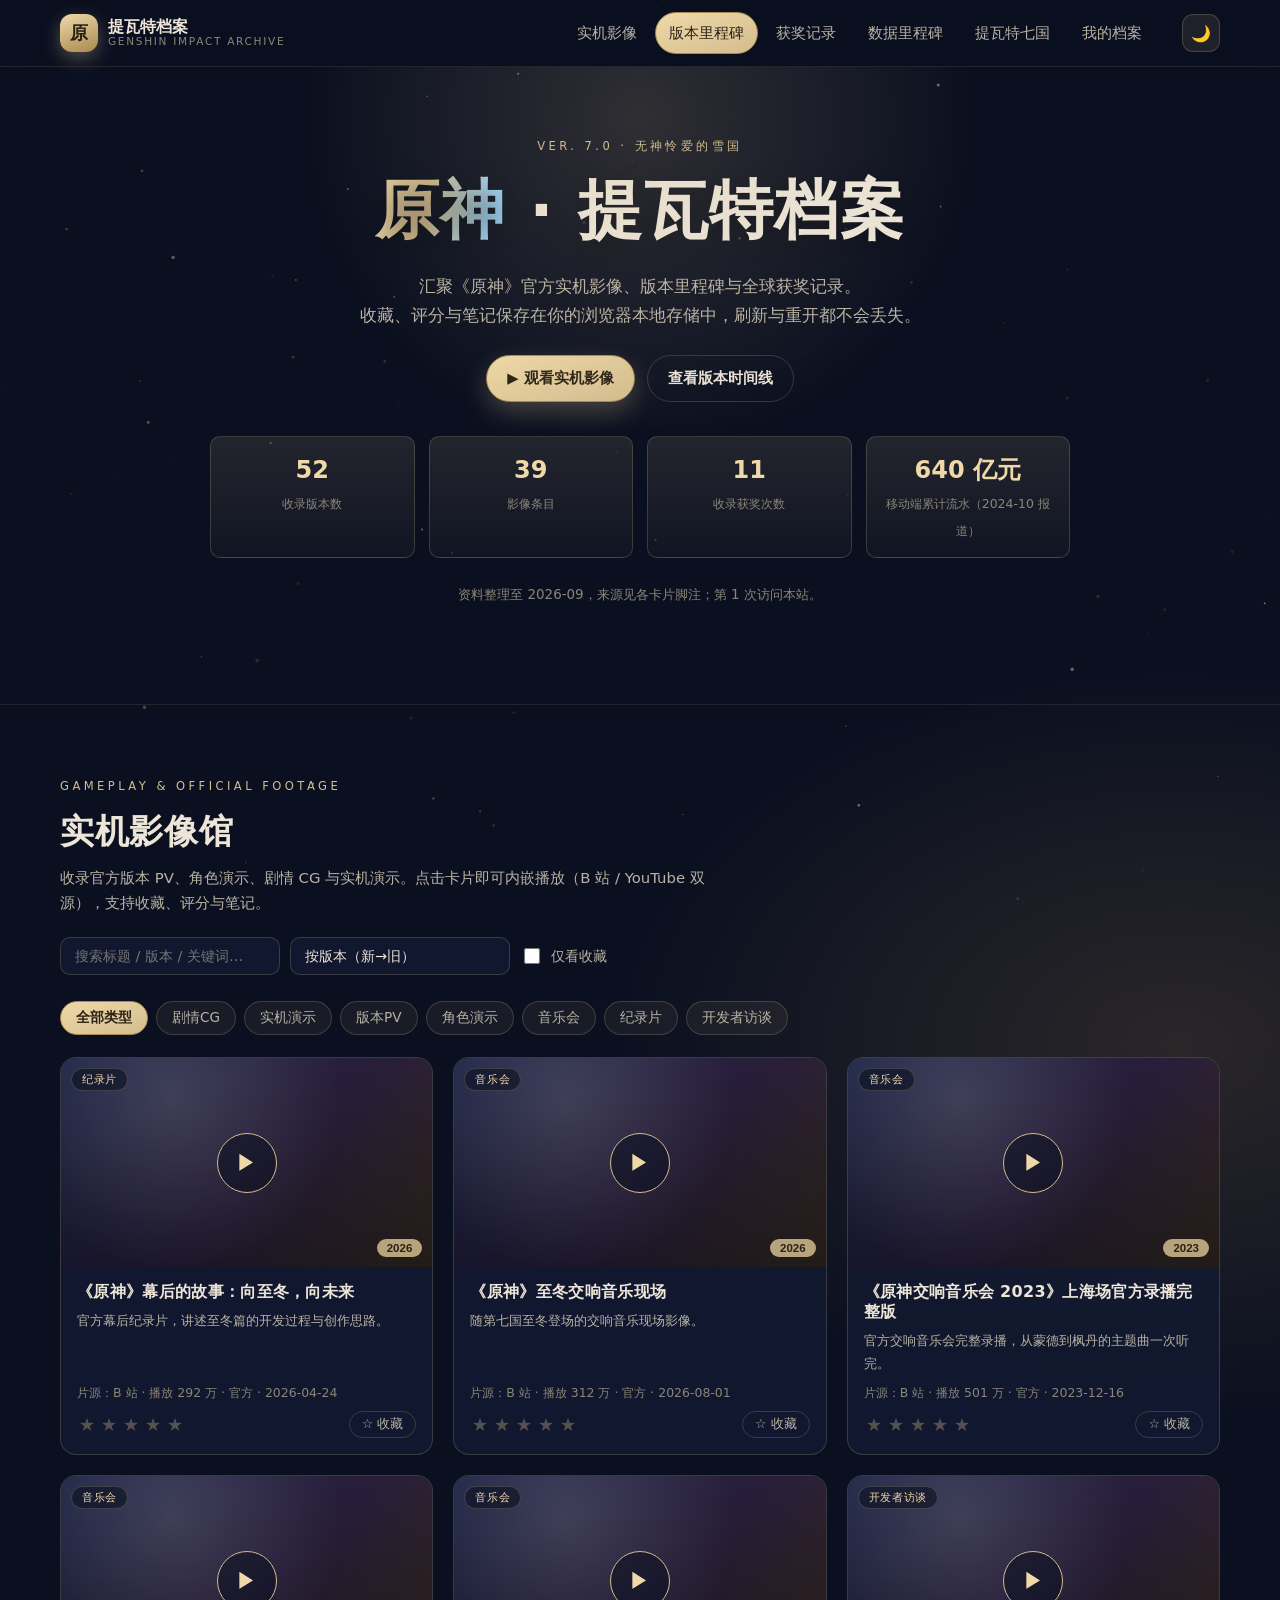
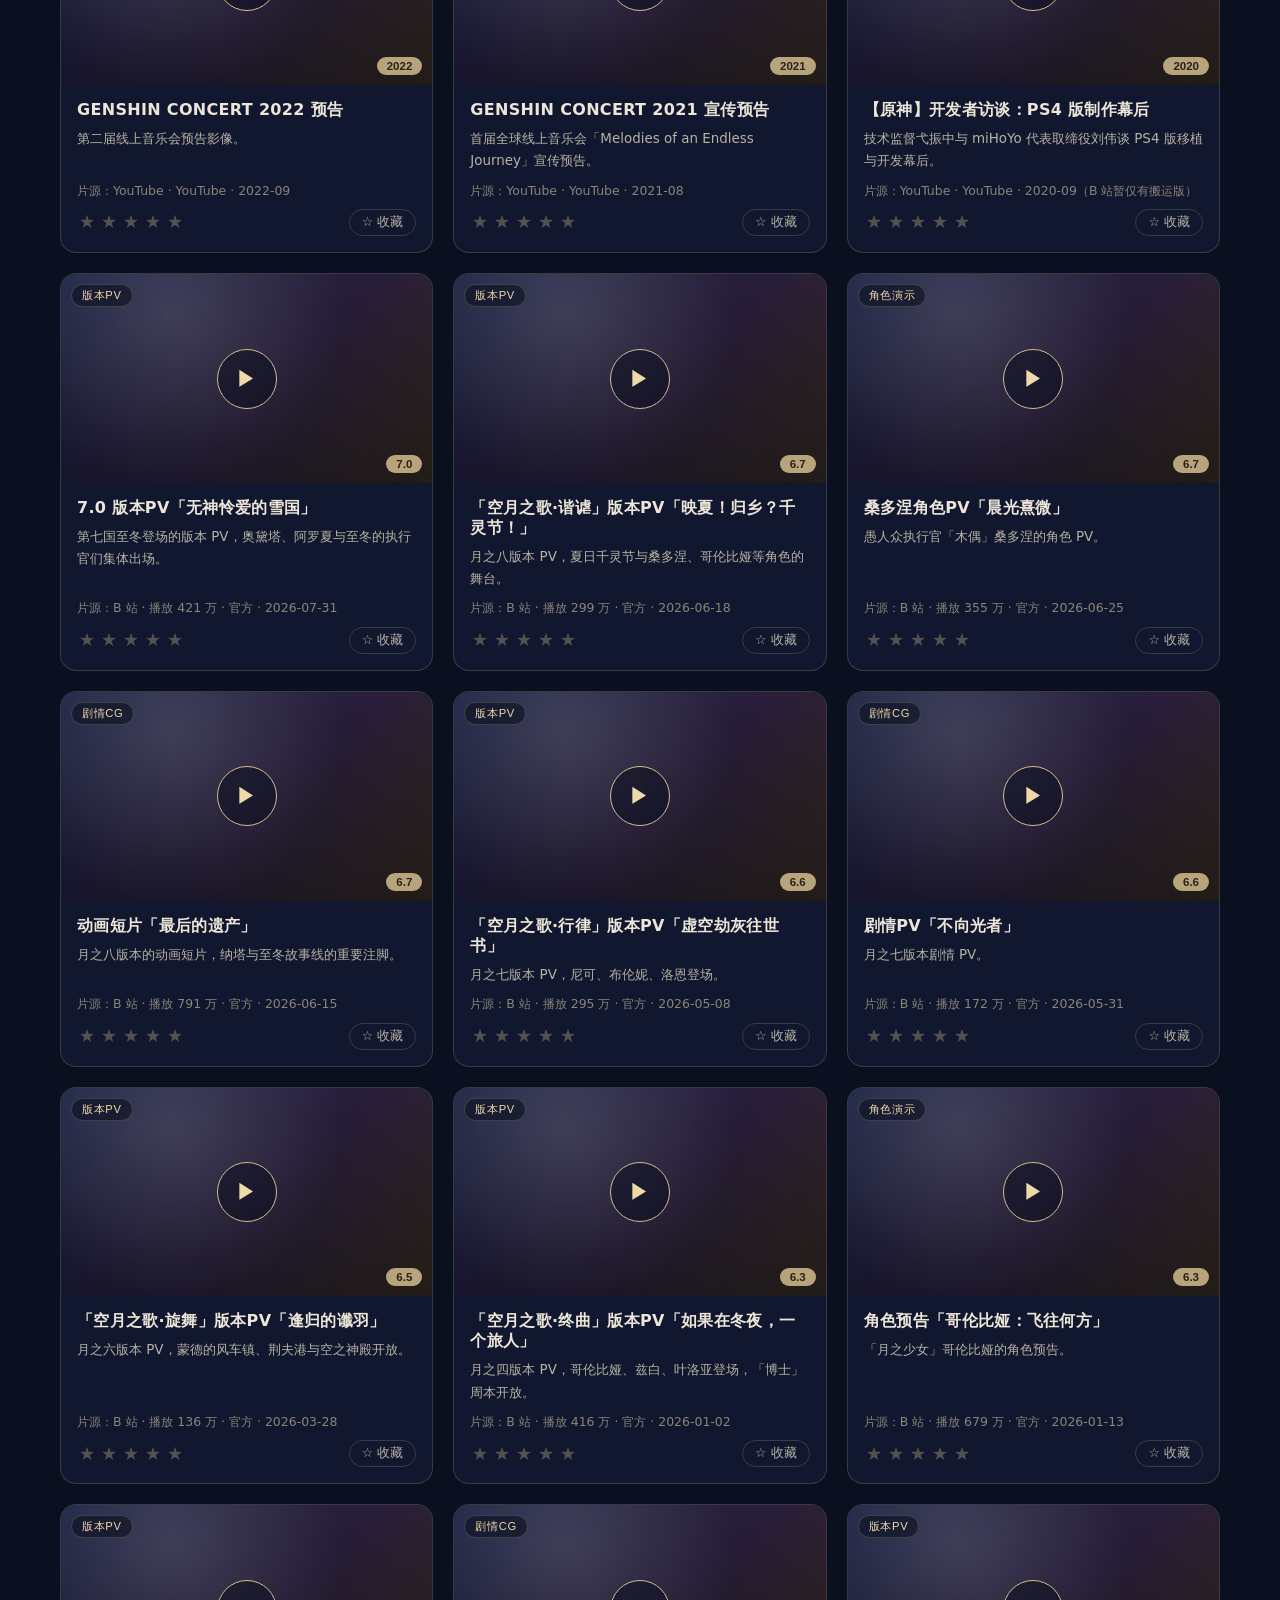
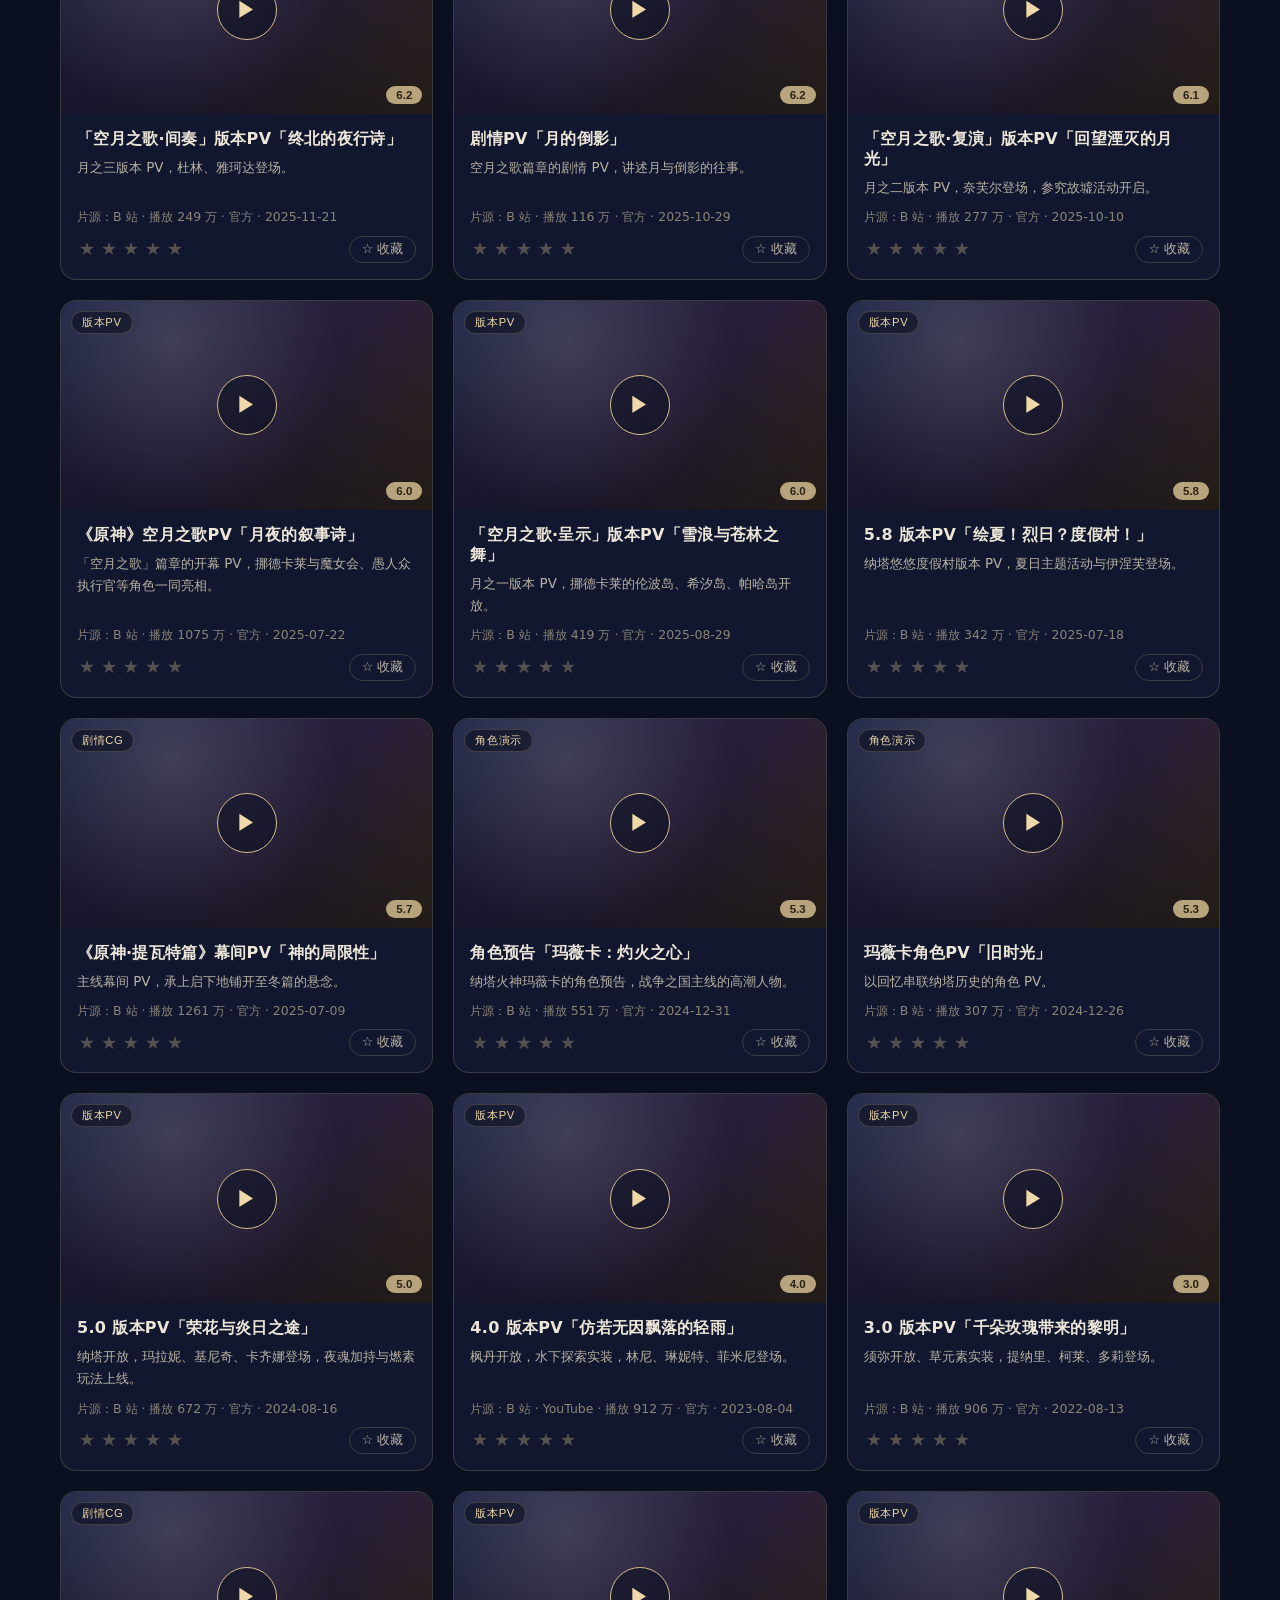
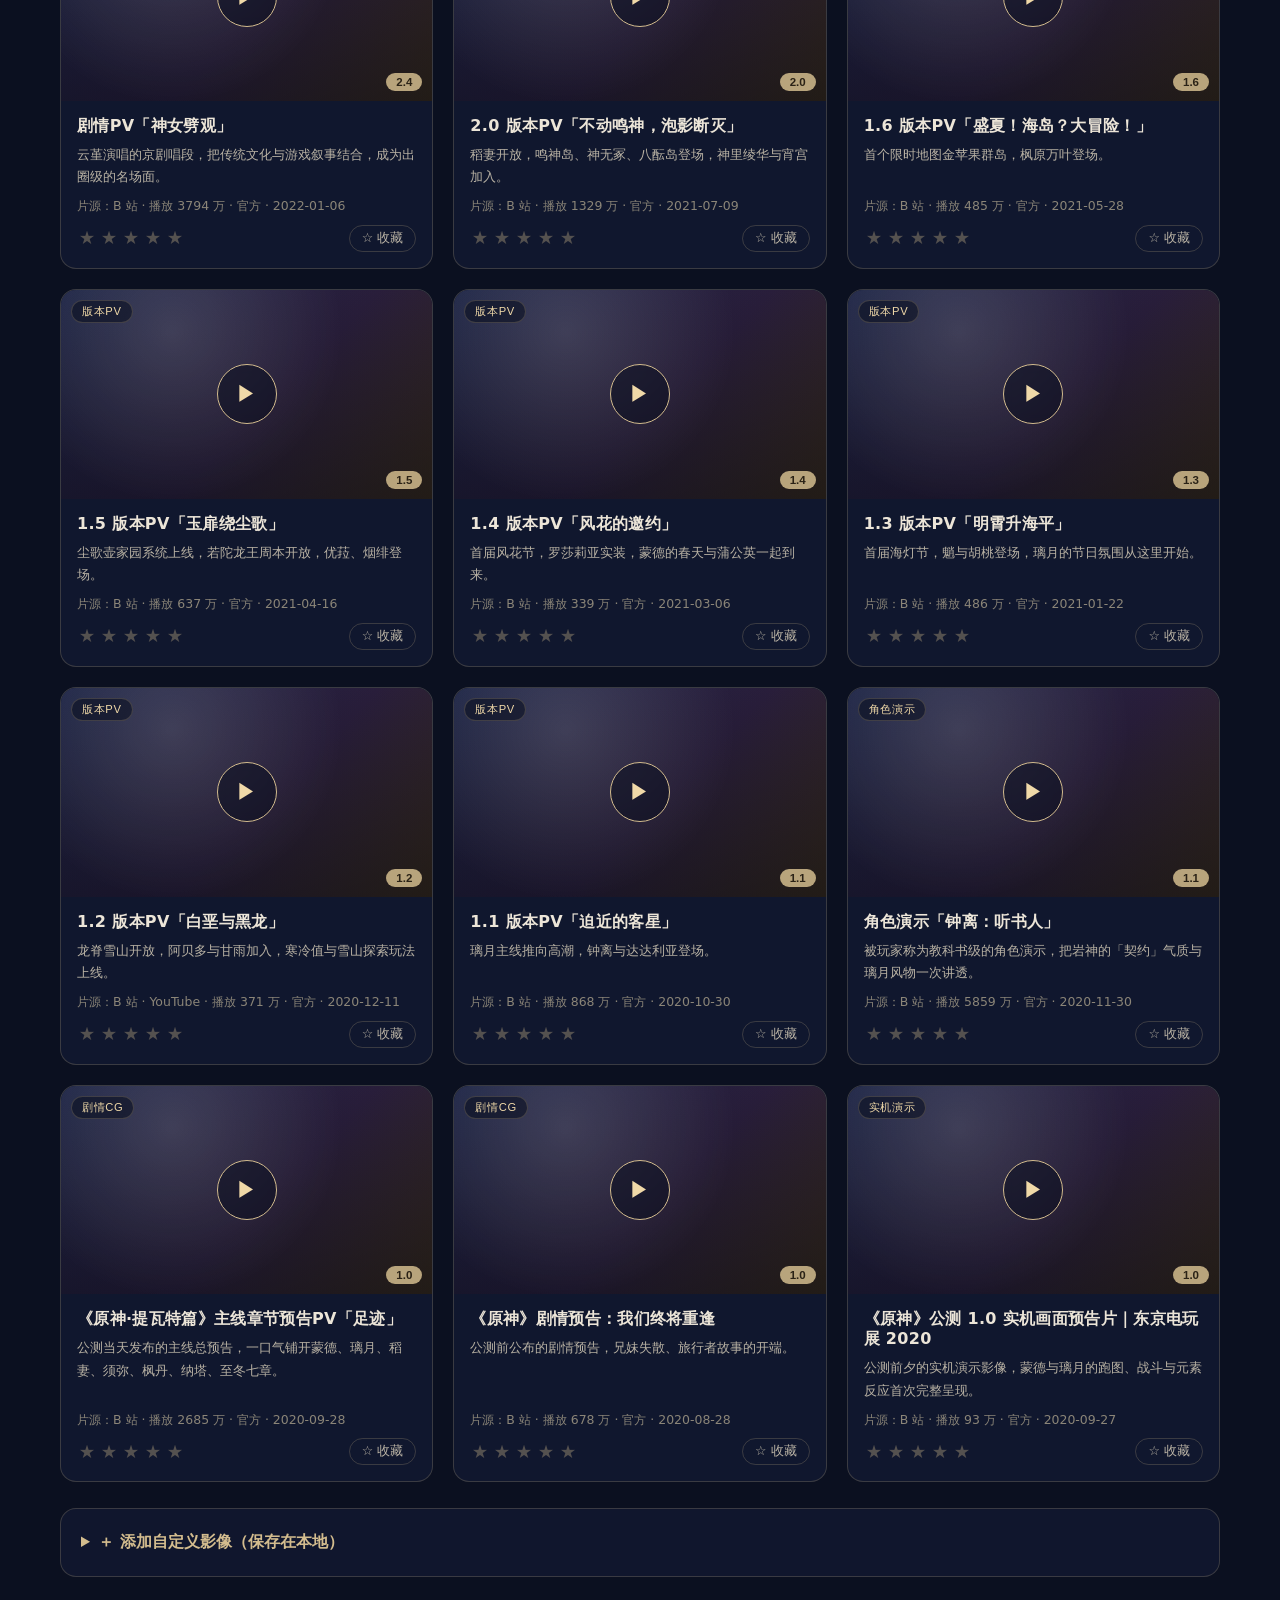
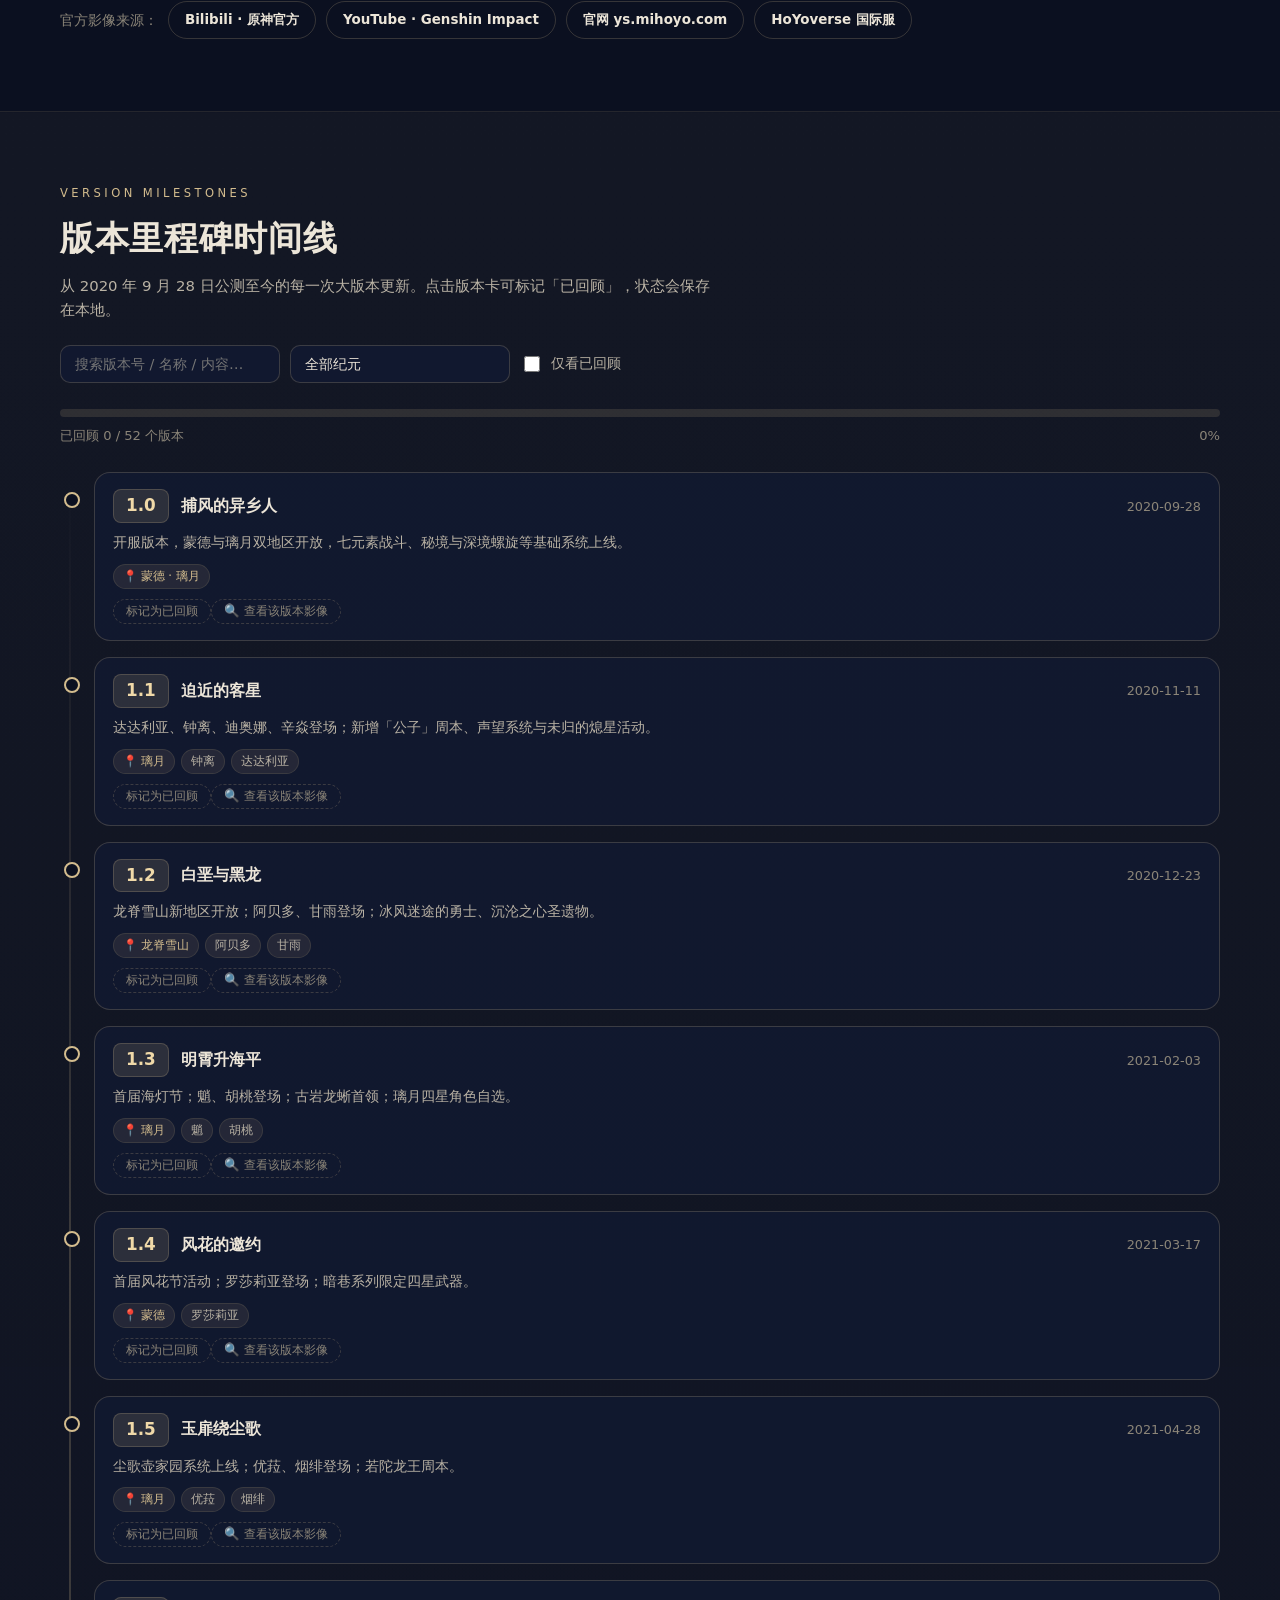
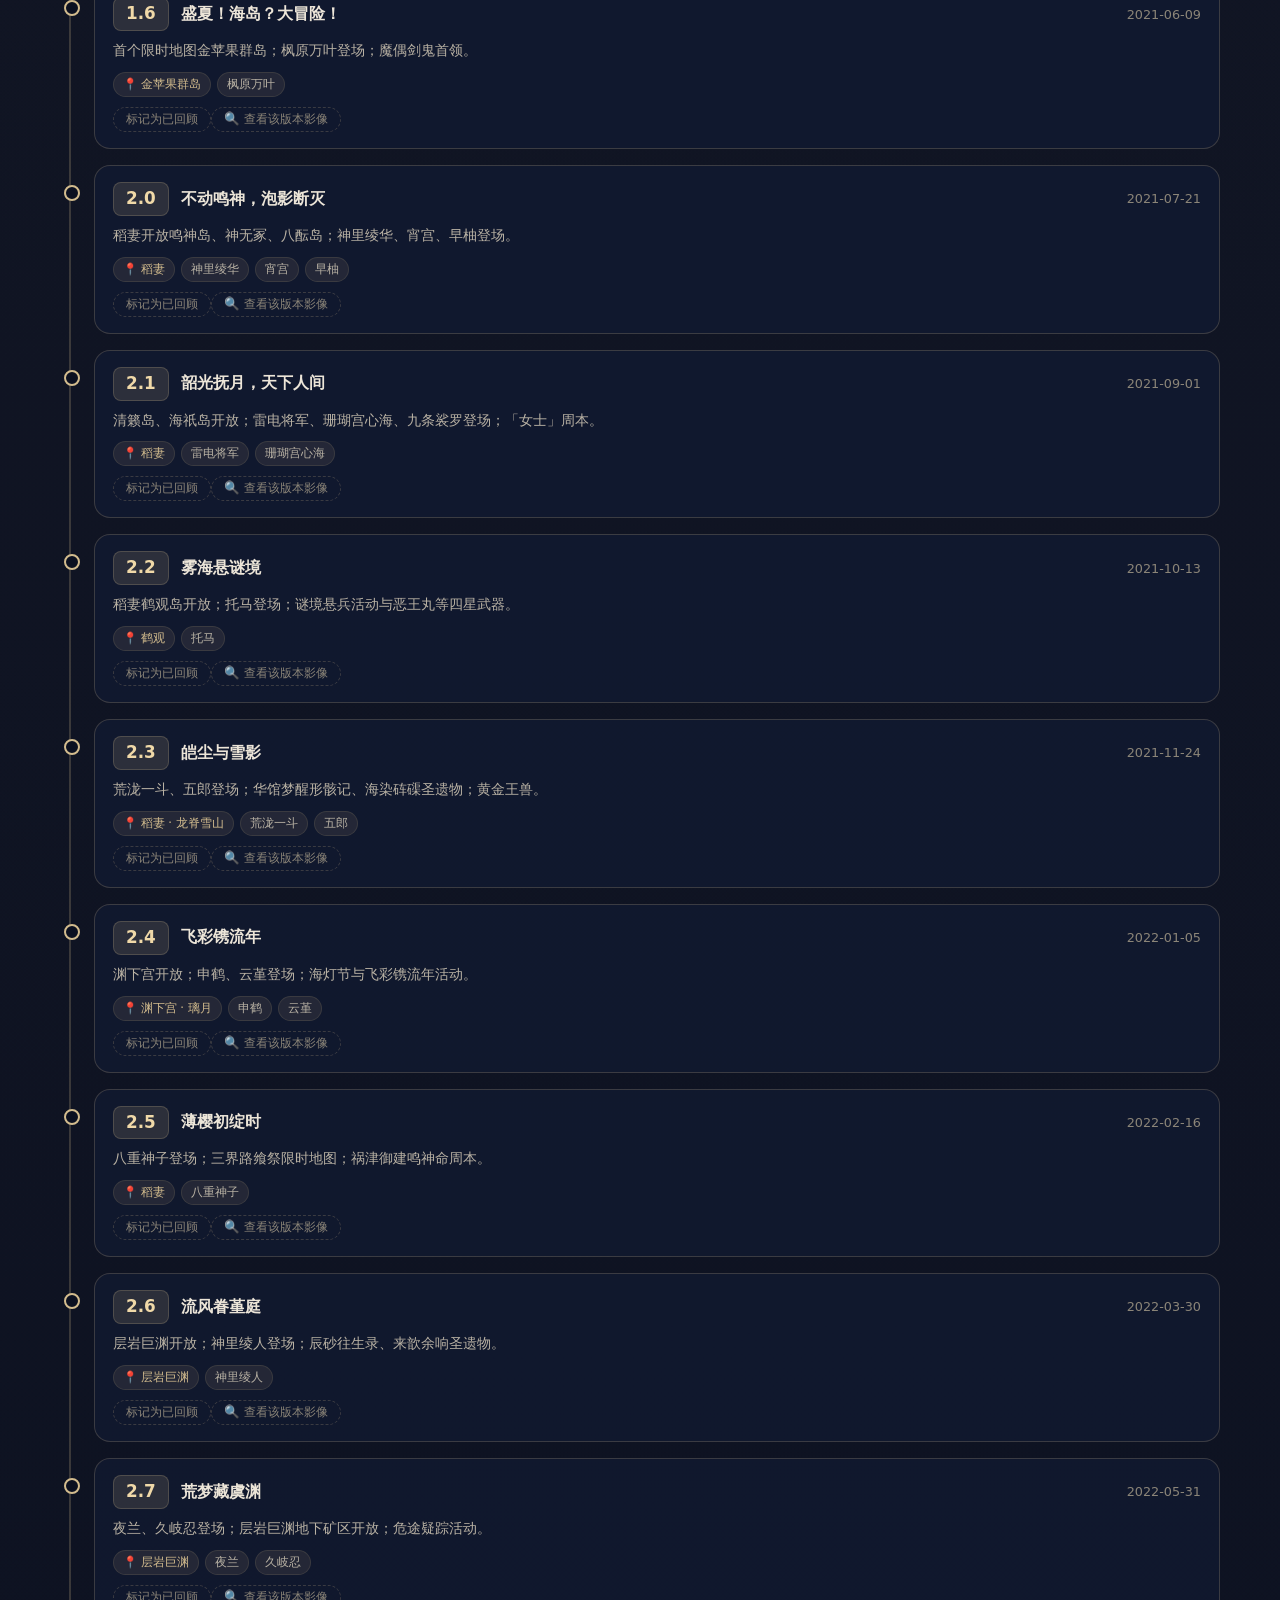
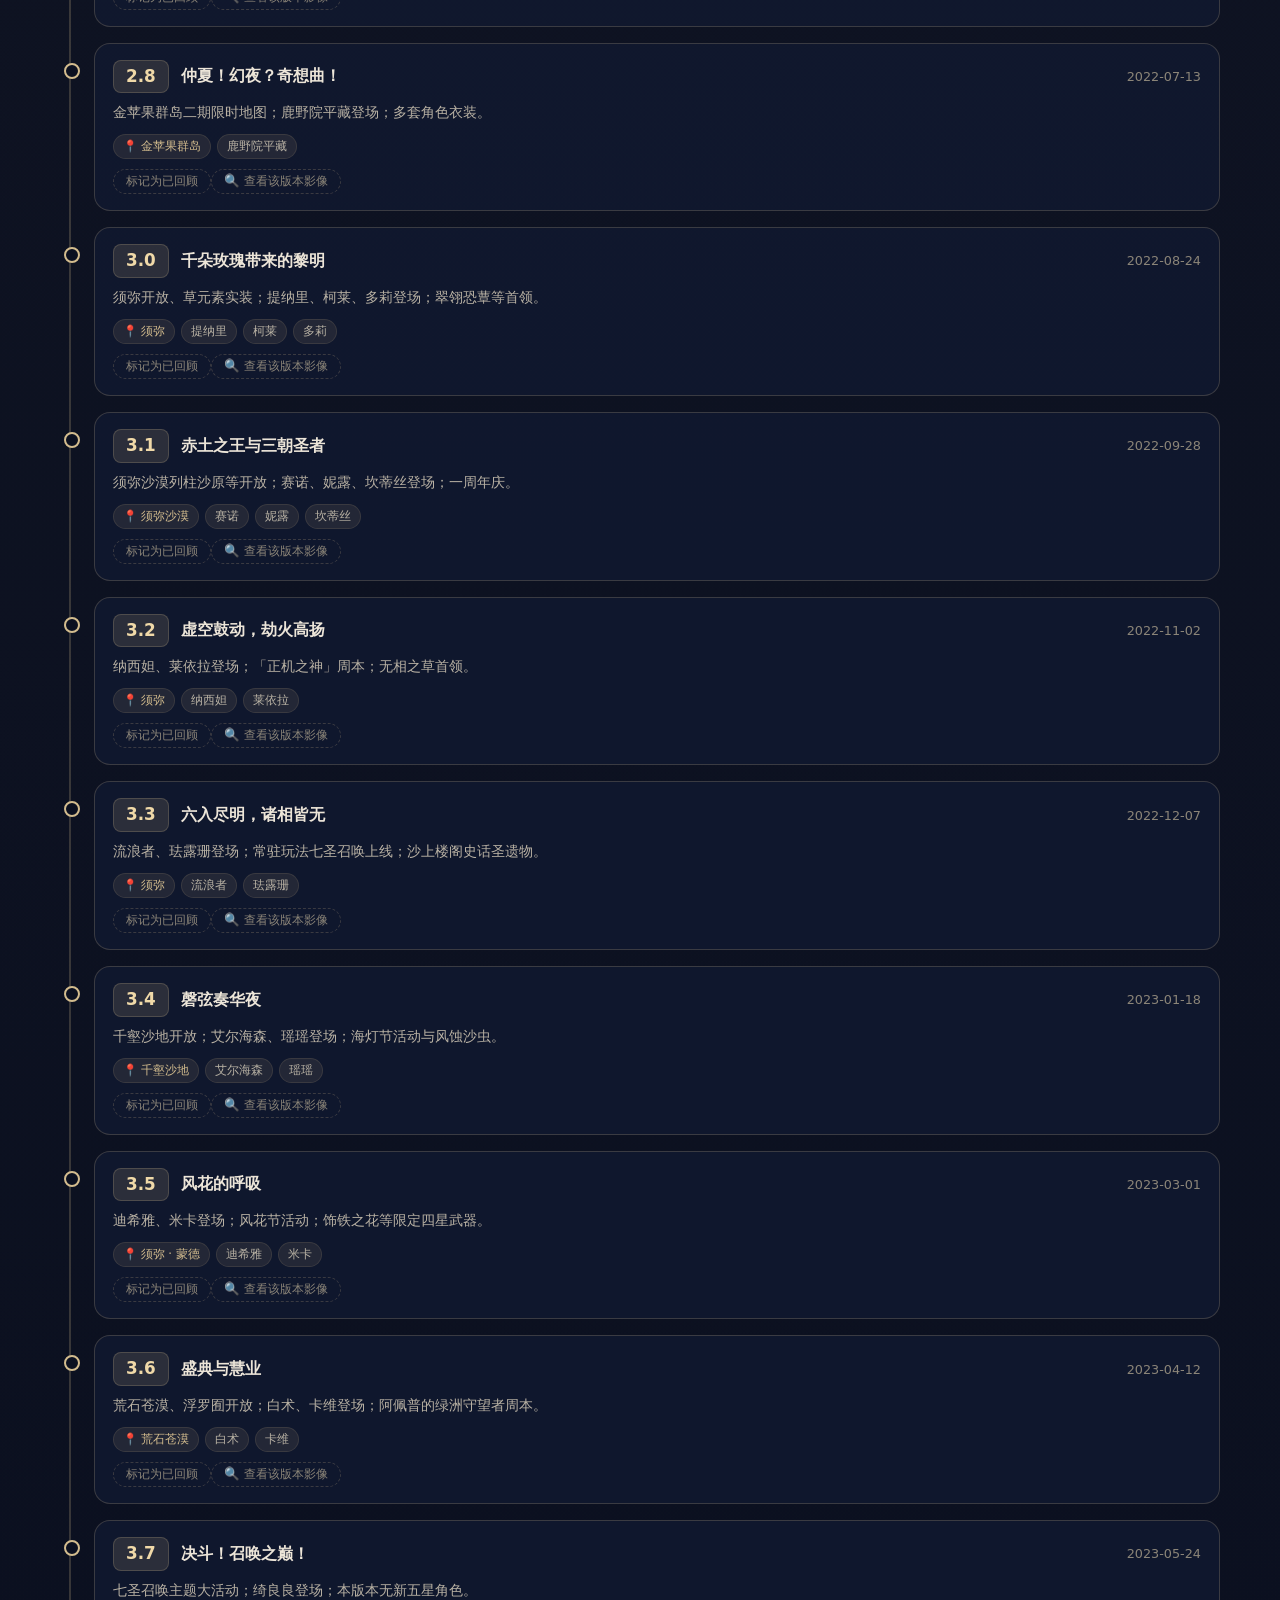
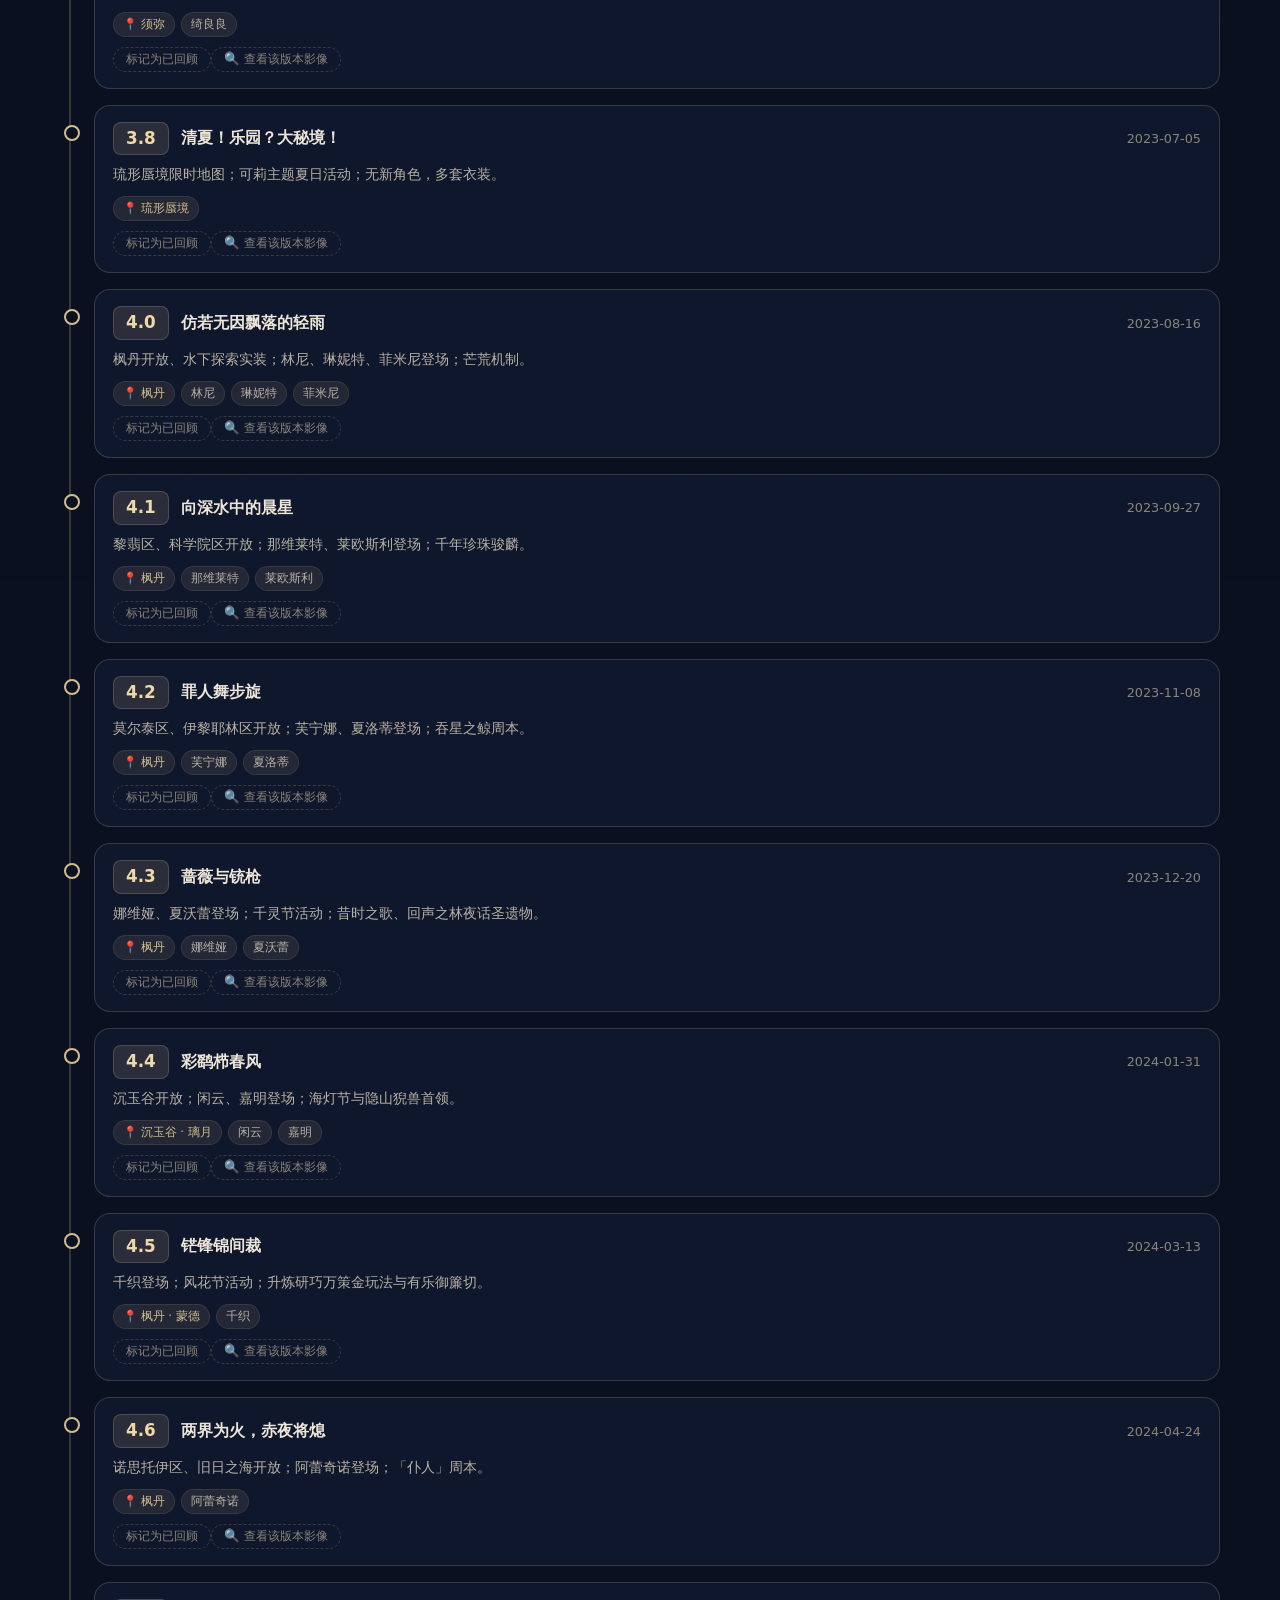
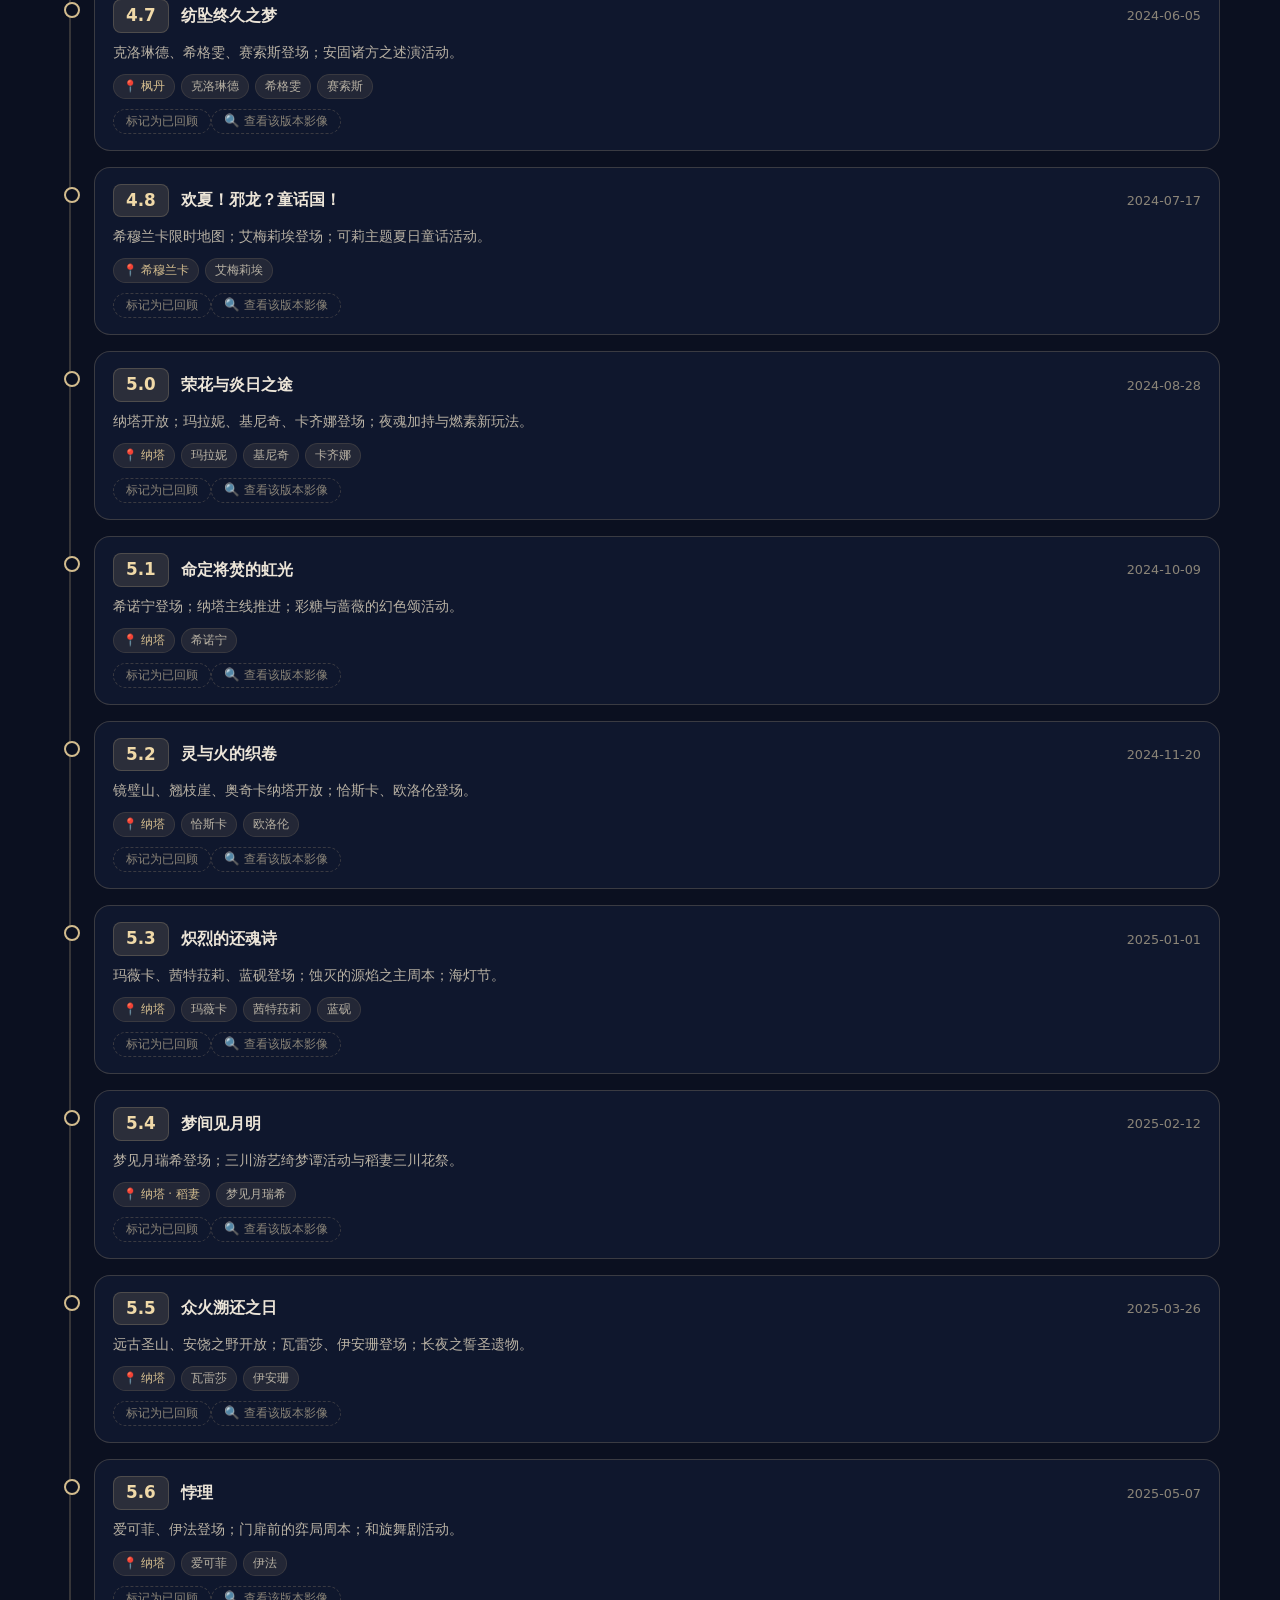
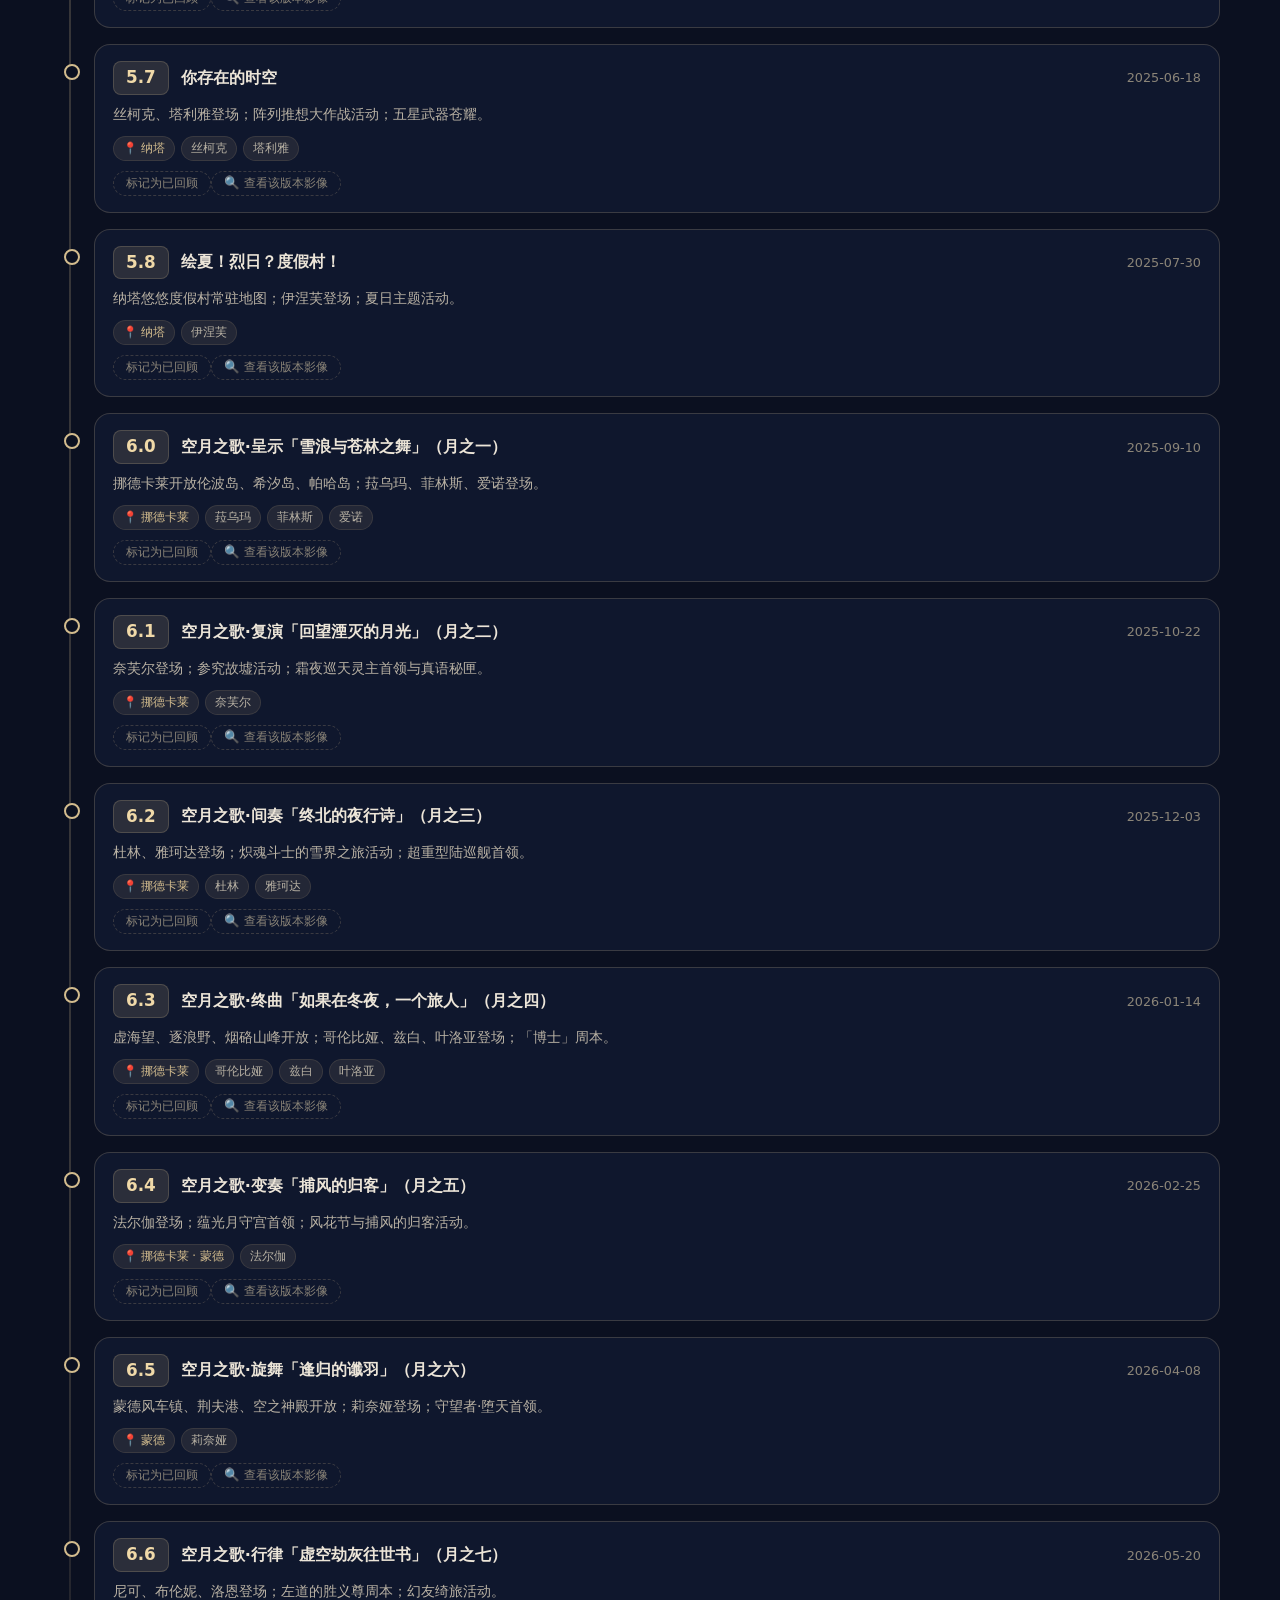
<file: index.html>
<!DOCTYPE html>
<html lang="zh-CN" data-theme="dark">
<head>
<meta charset="UTF-8">
<meta name="viewport" content="width=device-width, initial-scale=1.0">
<title>提瓦特档案 · 原神实机影像 / 里程碑 / 获奖记录</title>
<meta name="description" content="原神(Genshin Impact)资料站：官方实机影像、版本里程碑时间线、获奖记录、运营数据与个人收藏笔记，数据保存在浏览器本地存储。">
<link rel="preconnect" href="https://player.bilibili.com">
<link rel="icon" href="data:image/svg+xml;charset=utf-8,%3Csvg xmlns='http://www.w3.org/2000/svg' viewBox='0 0 64 64'%3E%3Crect width='64' height='64' rx='14' fill='%23d3bc8e'/%3E%3Ctext x='32' y='46' font-size='40' text-anchor='middle' fill='%232a2216' font-family='sans-serif'%3E%E5%8E%9F%3C/text%3E%3C/svg%3E">
<link rel="stylesheet" href="css/styles.css">
</head>
<body>
<canvas id="starfield" aria-hidden="true"></canvas>

<!-- ============ 导航 ============ -->
<header class="topbar" id="topbar">
  <div class="wrap topbar-inner">
    <a class="brand" href="#hero">
      <span class="brand-mark">原</span>
      <span class="brand-text">
        <strong>提瓦特档案</strong>
        <small>Genshin Impact Archive</small>
      </span>
    </a>
    <nav class="nav" id="nav">
      <a href="#videos" class="nav-link">实机影像</a>
      <a href="#versions" class="nav-link">版本里程碑</a>
      <a href="#awards" class="nav-link">获奖记录</a>
      <a href="#stats" class="nav-link">数据里程碑</a>
      <a href="#regions" class="nav-link">提瓦特七国</a>
      <a href="#library" class="nav-link">我的档案</a>
    </nav>
    <div class="topbar-actions">
      <button class="icon-btn" id="themeToggle" title="切换明暗主题" aria-label="切换主题">🌙</button>
      <button class="icon-btn menu-btn" id="menuToggle" title="菜单" aria-label="展开菜单">☰</button>
    </div>
  </div>
</header>

<main>
<!-- ============ 首屏 ============ -->
<section id="hero" class="hero">
  <div class="wrap hero-inner">
    <p class="eyebrow" id="heroEyebrow">Loading…</p>
    <h1 class="hero-title">
      <span class="grad">原神</span> · 提瓦特档案
    </h1>
    <p class="hero-sub">
      汇聚《原神》官方实机影像、版本里程碑与全球获奖记录。<br>
      收藏、评分与笔记保存在你的浏览器本地存储中，刷新与重开都不会丢失。
    </p>
    <div class="hero-cta">
      <a class="btn btn-primary" href="#videos">▶ 观看实机影像</a>
      <a class="btn btn-ghost" href="#versions">查看版本时间线</a>
    </div>
    <ul class="hero-stats" id="heroStats"></ul>
    <p class="hero-note" id="heroNote"></p>
  </div>
  <div class="hero-glow" aria-hidden="true"></div>
</section>

<!-- ============ 实机影像 ============ -->
<section id="videos" class="section">
  <div class="wrap">
    <header class="sec-head">
      <div>
        <p class="eyebrow">Gameplay &amp; Official Footage</p>
        <h2>实机影像馆</h2>
        <p class="sec-desc">收录官方版本 PV、角色演示、剧情 CG 与实机演示。点击卡片即可内嵌播放（B 站 / YouTube 双源），支持收藏、评分与笔记。</p>
      </div>
      <div class="sec-tools">
        <input type="search" id="videoSearch" class="input" placeholder="搜索标题 / 版本 / 关键词…" aria-label="搜索影像">
        <select id="videoSort" class="input" aria-label="排序">
          <option value="version-desc">按版本（新→旧）</option>
          <option value="version-asc">按版本（旧→新）</option>
          <option value="rating">按我的评分</option>
          <option value="title">按标题</option>
        </select>
        <label class="switch">
          <input type="checkbox" id="onlyFav">
          <span>仅看收藏</span>
        </label>
      </div>
    </header>

    <div class="chips" id="videoFilters" role="tablist" aria-label="影像类型筛选"></div>

    <div class="card-grid" id="videoGrid"></div>
    <p class="empty" id="videoEmpty" hidden>没有匹配的影像，换个关键词或清除筛选试试。</p>

    <details class="panel add-panel">
      <summary>＋ 添加自定义影像（保存在本地）</summary>
      <form id="addVideoForm" class="form-grid">
        <label>标题<input class="input" name="title" required placeholder="例如：我的深渊 12 层实机录像"></label>
        <label>类型
          <select class="input" name="type">
            <option>实机演示</option><option>版本PV</option><option>角色演示</option>
            <option>剧情CG</option><option>音乐会</option><option>玩家录像</option>
          </select>
        </label>
        <label>版本 / 年份<input class="input" name="version" placeholder="例如 5.0 或 2024"></label>
        <label>Bilibili 链接或 BV 号<input class="input" name="bilibili" placeholder="BV1pk4y1172e 或完整链接"></label>
        <label>YouTube 链接或 ID<input class="input" name="youtube" placeholder="https://youtu.be/xxxx 或 11 位 ID"></label>
        <label>备注<input class="input" name="note" placeholder="可选"></label>
        <div class="form-actions"><button class="btn btn-primary" type="submit">添加影像</button></div>
      </form>
    </details>

    <div class="official-links">
      <span>官方影像来源：</span>
      <a class="btn btn-ghost" href="https://space.bilibili.com/401742377" target="_blank" rel="noopener">Bilibili · 原神官方</a>
      <a class="btn btn-ghost" href="https://www.youtube.com/@GenshinImpact" target="_blank" rel="noopener">YouTube · Genshin Impact</a>
      <a class="btn btn-ghost" href="https://ys.mihoyo.com/" target="_blank" rel="noopener">官网 ys.mihoyo.com</a>
      <a class="btn btn-ghost" href="https://genshin.hoyoverse.com/zh-cn/home" target="_blank" rel="noopener">HoYoverse 国际服</a>
    </div>
  </div>
</section>

<!-- ============ 版本里程碑 ============ -->
<section id="versions" class="section alt">
  <div class="wrap">
    <header class="sec-head">
      <div>
        <p class="eyebrow">Version Milestones</p>
        <h2>版本里程碑时间线</h2>
        <p class="sec-desc">从 2020 年 9 月 28 日公测至今的每一次大版本更新。点击版本卡可标记「已回顾」，状态会保存在本地。</p>
      </div>
      <div class="sec-tools">
        <input type="search" id="versionSearch" class="input" placeholder="搜索版本号 / 名称 / 内容…" aria-label="搜索版本">
        <select id="versionEra" class="input" aria-label="按纪元筛选">
          <option value="all">全部纪元</option>
          <option value="1">1.x 蒙德·璃月</option>
          <option value="2">2.x 稻妻</option>
          <option value="3">3.x 须弥</option>
          <option value="4">4.x 枫丹</option>
          <option value="5">5.x 纳塔</option>
          <option value="6">6.x 挪德卡莱</option>
          <option value="7">7.x</option>
        </select>
        <label class="switch"><input type="checkbox" id="onlyReviewed"><span>仅看已回顾</span></label>
      </div>
    </header>
    <div class="progress-wrap" id="versionProgress"></div>
    <div class="timeline" id="versionTimeline"></div>
    <p class="empty" id="versionEmpty" hidden>没有匹配的版本。</p>
  </div>
</section>

<!-- ============ 获奖记录 ============ -->
<section id="awards" class="section">
  <div class="wrap">
    <header class="sec-head">
      <div>
        <p class="eyebrow">Awards &amp; Nominations</p>
        <h2>获奖记录</h2>
        <p class="sec-desc">按年份整理的奖项、主办方与结果。收藏喜欢的奖项，数据写入本地存储。</p>
      </div>
      <div class="sec-tools">
        <input type="search" id="awardSearch" class="input" placeholder="搜索奖项 / 主办方…" aria-label="搜索奖项">
        <select id="awardResult" class="input" aria-label="按结果筛选">
          <option value="all">全部结果</option>
          <option value="获奖">仅获奖</option>
          <option value="提名">仅提名</option>
        </select>
      </div>
    </header>
    <div class="chips" id="awardYears" aria-label="年份筛选"></div>
    <div class="award-grid" id="awardGrid"></div>
    <p class="empty" id="awardEmpty" hidden>没有匹配的奖项。</p>
  </div>
</section>

<!-- ============ 数据里程碑 ============ -->
<section id="stats" class="section alt">
  <div class="wrap">
    <header class="sec-head">
      <div>
        <p class="eyebrow">By the Numbers</p>
        <h2>数据里程碑</h2>
        <p class="sec-desc">上线时间、平台、收入与玩家规模的关键节点（口径与来源见卡片脚注）。</p>
      </div>
    </header>
    <div class="counter-grid" id="counterGrid"></div>
    <div class="milestone-grid" id="milestoneGrid"></div>
  </div>
</section>

<!-- ============ 提瓦特七国 ============ -->
<section id="regions" class="section">
  <div class="wrap">
    <header class="sec-head">
      <div>
        <p class="eyebrow">The Seven Nations</p>
        <h2>提瓦特七国</h2>
        <p class="sec-desc">七位执政神、七种元素、七段旅程。</p>
      </div>
    </header>
    <div class="region-grid" id="regionGrid"></div>
  </div>
</section>

<!-- ============ 我的档案 ============ -->
<section id="library" class="section alt">
  <div class="wrap">
    <header class="sec-head">
      <div>
        <p class="eyebrow">Local Archive</p>
        <h2>我的档案</h2>
        <p class="sec-desc">以下全部内容保存在 <code>localStorage</code>：收藏的影像与奖项、评分笔记、已回顾版本、观影历史、主题偏好。刷新、关闭浏览器再打开都会保留。</p>
      </div>
      <div class="sec-tools">
        <button class="btn btn-ghost" id="exportBtn">导出 JSON 备份</button>
        <label class="btn btn-ghost file-btn">导入备份<input type="file" id="importFile" accept="application/json,.json" hidden></label>
        <button class="btn btn-danger" id="clearBtn">清空本地数据</button>
      </div>
    </header>

    <div class="lib-grid">
      <article class="panel">
        <h3>⭐ 收藏的影像 <span class="badge" id="favVideoCount">0</span></h3>
        <ul class="lib-list" id="favVideoList"></ul>
      </article>
      <article class="panel">
        <h3>🏆 收藏的奖项 <span class="badge" id="favAwardCount">0</span></h3>
        <ul class="lib-list" id="favAwardList"></ul>
      </article>
      <article class="panel">
        <h3>📝 我的笔记</h3>
        <ul class="lib-list" id="noteList"></ul>
        <form id="noteForm" class="note-form">
          <input class="input" id="noteTitle" placeholder="笔记标题（可选）">
          <textarea class="input" id="noteBody" rows="3" placeholder="写下你的版本回忆、抽卡记录或对影像的感想…" required></textarea>
          <button class="btn btn-primary" type="submit">保存笔记</button>
        </form>
      </article>
      <article class="panel">
        <h3>🕘 最近观看 <span class="badge" id="historyCount">0</span></h3>
        <ul class="lib-list" id="historyList"></ul>
      </article>
      <article class="panel">
        <h3>⚙️ 本地数据概览</h3>
        <ul class="lib-list" id="storageList"></ul>
        <p class="hint">键名前缀 <code>gi_archive_v1</code>。数据只存在于当前浏览器，不会上传到任何服务器。</p>
      </article>
    </div>
  </div>
</section>
</main>

<footer class="footer">
  <div class="wrap">
    <p>本站为粉丝向资料整理页面，影像以官方平台内嵌播放形式呈现，所有商标与内容版权归 <strong>米哈游 / HoYoverse</strong> 所有。</p>
    <p class="tiny" id="footerMeta"></p>
  </div>
</footer>

<!-- ============ 播放器弹层 ============ -->
<div class="modal" id="playerModal" hidden>
  <div class="modal-mask" data-close></div>
  <div class="modal-body" role="dialog" aria-modal="true" aria-labelledby="playerTitle">
    <header class="modal-head">
      <div>
        <h3 id="playerTitle">—</h3>
        <p class="tiny" id="playerMeta"></p>
      </div>
      <button class="icon-btn" data-close aria-label="关闭">✕</button>
    </header>
    <div class="player-tabs" id="playerTabs"></div>
    <div class="player-frame" id="playerFrame"></div>
    <div class="modal-foot">
      <div class="rate" id="playerRate" aria-label="评分"></div>
      <button class="btn btn-ghost" id="playerFav">☆ 收藏</button>
      <a class="btn btn-ghost" id="playerExternal" target="_blank" rel="noopener">↗ 原站观看</a>
    </div>
    <div class="modal-note">
      <textarea class="input" id="playerNote" rows="2" placeholder="为这条影像写点笔记，自动保存…"></textarea>
    </div>
  </div>
</div>

<div class="toast" id="toast" hidden></div>

<script src="js/data.js"></script>
<script src="js/app.js"></script>
</body>
</html>
</file>
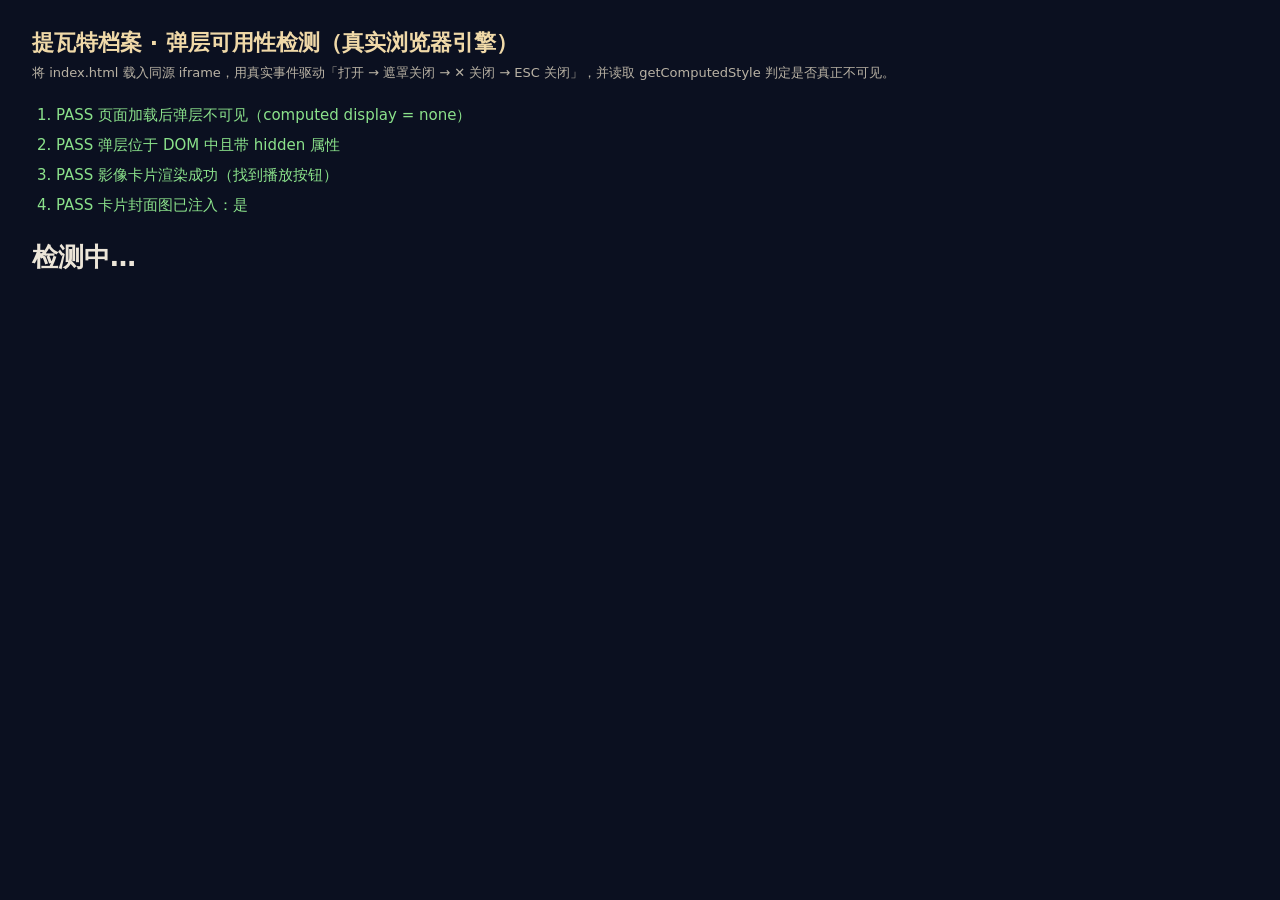
<file: tests/browser-modal-check.html>
<!DOCTYPE html>
<html lang="zh-CN">
<head>
<meta charset="UTF-8">
<title>弹层可用性检测 · 提瓦特档案</title>
<style>
  body{margin:0;padding:28px 32px;background:#0b1020;color:#ece5d8;
       font-family:"Microsoft YaHei",system-ui,sans-serif}
  h1{font-size:22px;margin:0 0 6px;color:#f0d9a8}
  p.sub{margin:0 0 18px;color:#b9b2a4;font-size:13px}
  ol{margin:0;padding-left:24px;line-height:2;font-size:15px}
  li.ok{color:#8be28b}
  li.bad{color:#ff8a6a}
  #summary{margin-top:20px;font-size:26px;font-weight:700}
  iframe{position:absolute;left:-20px;top:-20px;width:2px;height:2px;opacity:0;border:0}
</style>
</head>
<body>
<h1>提瓦特档案 · 弹层可用性检测（真实浏览器引擎）</h1>
<p class="sub">将 index.html 载入同源 iframe，用真实事件驱动「打开 → 遮罩关闭 → ✕ 关闭 → ESC 关闭」，并读取 getComputedStyle 判定是否真正不可见。</p>
<ol id="log"></ol>
<div id="summary">检测中…</div>
<iframe id="f" src="../index.html" title="被测页面"></iframe>

<script>
const log = (text, ok) => {
  const li = document.createElement('li');
  li.className = ok ? 'ok' : 'bad';
  li.textContent = (ok ? 'PASS  ' : 'FAIL  ') + text;
  document.getElementById('log').appendChild(li);
};
const f = document.getElementById('f');

f.addEventListener('load', () => setTimeout(() => {
  const d = f.contentDocument, w = f.contentWindow;
  const modal = d.getElementById('playerModal');
  const disp = () => w.getComputedStyle(modal).display;
  const click = (el) => el.dispatchEvent(new w.MouseEvent('click', { bubbles: true, cancelable: true }));

  // 1) 首屏状态：弹层必须真正不可见（这正是「弹窗关不掉」的根因所在）
  log('页面加载后弹层不可见（computed display = ' + disp() + '）', disp() === 'none');
  log('弹层位于 DOM 中且带 hidden 属性', !!modal && modal.hidden === true);

  const first = d.querySelector('[data-play]');
  log('影像卡片渲染成功（找到播放按钮）', !!first);
  log('卡片封面图已注入：' + (d.querySelector('.vthumb img.vposter') ? '是' : '否'), !!d.querySelector('.vthumb img.vposter'));

  // 2) 打开弹层
  click(first);
  setTimeout(() => {
    log('点击卡片后弹层显示（display = ' + disp() + '）', disp() !== 'none' && modal.hidden === false);
    const frame = d.querySelector('#playerFrame iframe');
    log('播放器 iframe 已注入：' + (frame ? String(frame.getAttribute('src')).slice(0, 58) + '…' : '无'), !!frame);
    log('打开时锁定页面滚动', d.body.style.overflow === 'hidden');

    // 3) 点遮罩关闭
    click(d.querySelector('.modal-mask'));
    setTimeout(() => {
      log('点击遮罩后关闭（display = ' + disp() + '）', disp() === 'none' && modal.hidden === true);
      log('关闭后恢复页面滚动', d.body.style.overflow === '');
      log('关闭后清空 iframe（停止播放）', d.getElementById('playerFrame').innerHTML === '');

      // 4) 再开一次，点 ✕ 关闭
      click(d.querySelector('[data-play]'));
      setTimeout(() => {
        log('二次打开成功（display = ' + disp() + '）', disp() !== 'none');
        click(d.querySelector('.icon-btn[data-close]'));
        setTimeout(() => {
          log('点击 ✕ 后关闭（display = ' + disp() + '）', disp() === 'none');

          // 5) 再开一次，按 ESC 关闭
          click(d.querySelector('[data-play]'));
          setTimeout(() => {
            d.dispatchEvent(new w.KeyboardEvent('keydown', { key: 'Escape', bubbles: true }));
            setTimeout(() => {
              log('按 ESC 后关闭（display = ' + disp() + '）', disp() === 'none');

              // 6) 顺带检查主要板块是否都渲染出来了
              const counts = {
                '影像卡片': d.querySelectorAll('.vcard').length,
                '版本条目': d.querySelectorAll('.titem').length,
                '获奖卡片': d.querySelectorAll('.acard').length,
                '地区卡片': d.querySelectorAll('.rcard').length,
                '里程碑卡片': d.querySelectorAll('.mcard').length
              };
              Object.keys(counts).forEach((k) => log('渲染 ' + k + '：' + counts[k] + ' 条', counts[k] > 0));
              const navEmpty = d.querySelectorAll('#heroStats li').length;
              log('首屏统计数字渲染：' + navEmpty + ' 项', navEmpty >= 4);

              const bad = document.querySelectorAll('#log li.bad').length;
              const all = document.querySelectorAll('#log li').length;
              const s = document.getElementById('summary');
              s.textContent = bad ? ('✘ ' + bad + ' / ' + all + ' 项未通过') : ('✔ 全部 ' + all + ' 项通过');
              s.style.color = bad ? '#ff8a6a' : '#8be28b';
              document.title = '检测完成 ' + (bad ? 'FAIL' : 'PASS');
            }, 180);
          }, 420);
        }, 180);
      }, 420);
    }, 180);
  }, 520);
}, 700));
</script>
</body>
</html>
</file>
<file: css/styles.css>
/* ==========================================================================
   提瓦特档案 · 原神资料站
   styles.css — 全站样式（深色星海主题 + 浅色主题，响应式）
   ========================================================================== */

:root{
  --gold:#d3bc8e;
  --gold-bright:#f0d9a8;
  --gold-deep:#a8894f;
  --ink:#0b1020;
  --ink-2:#121a33;
  --ink-3:#1b2545;
  --line:rgba(211,188,142,.22);
  --line-soft:rgba(211,188,142,.12);
  --text:#ece5d8;
  --text-dim:#b9b2a4;
  --text-mute:#8b8578;
  --shadow:0 18px 44px rgba(0,0,0,.45);
  --radius:16px;
  --radius-sm:10px;
  --maxw:1200px;
  --ease:cubic-bezier(.22,.68,.32,1);
  /* 元素色 */
  --anemo:#74c2a8; --geo:#e0b64a; --electro:#b48cf2; --dendro:#8fbf3f;
  --hydro:#4cc2ff; --pyro:#ff7a52; --cryo:#9fdcff;
}

html[data-theme="light"]{
  --ink:#f4f1ea;
  --ink-2:#ffffff;
  --ink-3:#f7f2e6;
  --line:rgba(120,96,48,.24);
  --line-soft:rgba(120,96,48,.14);
  --text:#2c2618;
  --text-dim:#5c5340;
  --text-mute:#847a63;
  --shadow:0 16px 36px rgba(90,72,30,.16);
}

*{box-sizing:border-box}
/* 关键：作者样式里的 display 会覆盖浏览器对 [hidden] 的默认 display:none。
   若缺少这条声明，弹层被 JS 设为 hidden 后依然显示 —— 表现为「弹窗关不掉」。 */
[hidden]{display:none!important}
html{scroll-behavior:smooth}
body{
  margin:0;
  background:
    radial-gradient(1200px 700px at 15% -5%, rgba(90,72,180,.22), transparent 60%),
    radial-gradient(900px 600px at 92% 5%, rgba(180,140,80,.18), transparent 62%),
    var(--ink);
  color:var(--text);
  font-family:"HarmonyOS Sans SC","PingFang SC","Microsoft YaHei",system-ui,-apple-system,"Segoe UI",sans-serif;
  line-height:1.65;
  -webkit-font-smoothing:antialiased;
  overflow-x:hidden;
}
#starfield{position:fixed;inset:0;width:100%;height:100%;z-index:0;pointer-events:none;opacity:.75}
main,header.topbar,footer.footer{position:relative;z-index:1}

h1,h2,h3,h4{line-height:1.25;margin:0 0 .4em;font-weight:700;letter-spacing:.02em}
p{margin:0 0 1em}
a{color:var(--gold);text-decoration:none}
a:hover{color:var(--gold-bright)}
code{background:rgba(211,188,142,.14);padding:.1em .4em;border-radius:6px;font-size:.9em}

.wrap{width:100%;max-width:var(--maxw);margin:0 auto;padding:0 20px}
.tiny{font-size:.78rem;color:var(--text-mute);margin:0}
.hint{font-size:.82rem;color:var(--text-mute)}
.grad{
  background:linear-gradient(100deg,var(--gold-bright),var(--gold) 40%,#9fd8ff 85%);
  -webkit-background-clip:text;background-clip:text;color:transparent;
}

/* ---------------- 导航 ---------------- */
.topbar{
  position:sticky;top:0;z-index:40;
  backdrop-filter:blur(14px);
  background:color-mix(in srgb,var(--ink) 78%,transparent);
  border-bottom:1px solid var(--line-soft);
  transition:box-shadow .3s var(--ease);
}
.topbar.scrolled{box-shadow:0 8px 30px rgba(0,0,0,.35)}
.topbar-inner{display:flex;align-items:center;gap:18px;height:66px}
.brand{display:flex;align-items:center;gap:10px;color:var(--text)}
.brand-mark{
  width:38px;height:38px;flex:0 0 38px;border-radius:12px;
  display:grid;place-items:center;font-weight:800;font-size:1.15rem;color:#2a2216;
  background:linear-gradient(160deg,var(--gold-bright),var(--gold-deep));
  box-shadow:0 6px 18px rgba(211,188,142,.35);
}
.brand-text{display:flex;flex-direction:column;line-height:1.1}
.brand-text small{font-size:.66rem;letter-spacing:.16em;text-transform:uppercase;color:var(--text-mute)}
.nav{display:flex;gap:4px;margin-left:auto;flex-wrap:wrap}
.nav-link{
  padding:8px 13px;border-radius:999px;color:var(--text-dim);font-size:.93rem;
  border:1px solid transparent;transition:.25s var(--ease);white-space:nowrap;
}
.nav-link:hover{color:var(--text);background:rgba(211,188,142,.1)}
.nav-link.active{color:#2a2216;background:linear-gradient(160deg,var(--gold-bright),var(--gold));border-color:var(--gold-deep)}
.topbar-actions{display:flex;gap:8px;margin-left:8px}
.icon-btn{
  width:38px;height:38px;border-radius:11px;cursor:pointer;font-size:1rem;
  background:rgba(211,188,142,.1);color:var(--text);
  border:1px solid var(--line);transition:.25s var(--ease);
}
.icon-btn:hover{background:rgba(211,188,142,.22);transform:translateY(-1px)}
.menu-btn{display:none}

/* ---------------- 首屏 ---------------- */
.hero{position:relative;padding:70px 0 84px;overflow:hidden}
.hero-glow{
  position:absolute;left:50%;top:-260px;width:900px;height:620px;transform:translateX(-50%);
  background:radial-gradient(circle,rgba(211,188,142,.18),transparent 62%);
  filter:blur(8px);pointer-events:none;
}
.hero-inner{position:relative;text-align:center;max-width:900px}
.eyebrow{
  text-transform:uppercase;letter-spacing:.3em;font-size:.72rem;
  color:var(--gold);margin-bottom:14px;
}
.hero-title{font-size:clamp(2.1rem,6vw,4rem);margin-bottom:.35em;text-shadow:0 6px 30px rgba(0,0,0,.4)}
.hero-sub{color:var(--text-dim);font-size:clamp(.95rem,2.1vw,1.08rem);max-width:720px;margin:0 auto 26px}
.hero-cta{display:flex;gap:12px;justify-content:center;flex-wrap:wrap;margin-bottom:34px}
.hero-stats{
  list-style:none;display:grid;grid-template-columns:repeat(auto-fit,minmax(140px,1fr));
  gap:14px;padding:0;margin:0 auto;max-width:880px;
}
.hero-stats li{
  background:linear-gradient(180deg,rgba(211,188,142,.12),rgba(211,188,142,.03));
  border:1px solid var(--line);border-radius:var(--radius-sm);padding:14px 10px;
}
.hero-stats b{display:block;font-size:1.5rem;color:var(--gold-bright);font-variant-numeric:tabular-nums}
.hero-stats span{font-size:.78rem;color:var(--text-mute)}
.hero-note{margin-top:26px;font-size:.84rem;color:var(--text-mute)}

/* ---------------- 按钮 / 输入 ---------------- */
.btn{
  display:inline-flex;align-items:center;gap:8px;cursor:pointer;
  padding:10px 20px;border-radius:999px;font-size:.92rem;font-weight:600;
  border:1px solid var(--line);background:rgba(211,188,142,.08);color:var(--text);
  transition:.25s var(--ease);font-family:inherit;
}
.btn:hover{transform:translateY(-2px);border-color:var(--gold)}
.btn-primary{
  background:linear-gradient(160deg,var(--gold-bright),var(--gold));color:#2a2216;
  border-color:var(--gold-deep);box-shadow:0 10px 26px rgba(211,188,142,.28);
}
.btn-primary:hover{color:#2a2216;filter:brightness(1.06)}
.btn-ghost{background:transparent}
.btn-danger{border-color:rgba(255,110,90,.5);color:#ff9d86;background:rgba(255,110,90,.08)}
.btn-danger:hover{border-color:#ff7a52;background:rgba(255,110,90,.16)}
.file-btn{position:relative}
.input{
  width:100%;padding:10px 14px;border-radius:var(--radius-sm);font-family:inherit;font-size:.9rem;
  background:color-mix(in srgb,var(--ink-2) 80%,transparent);color:var(--text);
  border:1px solid var(--line);transition:.2s var(--ease);
}
.input:focus{outline:none;border-color:var(--gold);box-shadow:0 0 0 3px rgba(211,188,142,.16)}
select.input{appearance:none;cursor:pointer}
.switch{display:inline-flex;align-items:center;gap:8px;font-size:.86rem;color:var(--text-dim);cursor:pointer;white-space:nowrap}
.switch input{accent-color:var(--gold);width:16px;height:16px}

/* ---------------- 区块通用 ---------------- */
.section{padding:72px 0;border-top:1px solid var(--line-soft)}
.section.alt{background:linear-gradient(180deg,rgba(211,188,142,.045),transparent 55%)}
.sec-head{display:flex;gap:22px;align-items:flex-end;justify-content:space-between;flex-wrap:wrap;margin-bottom:26px}
.sec-head h2{font-size:clamp(1.5rem,3.6vw,2.15rem)}
.sec-desc{color:var(--text-dim);max-width:660px;margin:0;font-size:.93rem}
.sec-tools{display:flex;gap:10px;flex-wrap:wrap;align-items:center}
.sec-tools .input{width:220px}
.empty{text-align:center;color:var(--text-mute);padding:34px 0}
.badge{
  display:inline-block;min-width:22px;padding:1px 8px;border-radius:999px;font-size:.75rem;
  background:rgba(211,188,142,.18);color:var(--gold-bright);vertical-align:middle;
}
.panel{
  background:color-mix(in srgb,var(--ink-2) 72%,transparent);
  border:1px solid var(--line);border-radius:var(--radius);padding:20px;
}
.add-panel{margin-top:26px}
.add-panel summary{cursor:pointer;color:var(--gold);font-weight:600}
.form-grid{display:grid;grid-template-columns:repeat(auto-fit,minmax(210px,1fr));gap:14px;margin-top:18px}
.form-grid label{display:flex;flex-direction:column;gap:6px;font-size:.84rem;color:var(--text-dim)}
.form-actions{display:flex;align-items:flex-end}
.note-form{display:grid;gap:10px;margin-top:12px}

.official-links{
  display:flex;align-items:center;gap:10px;flex-wrap:wrap;margin-top:24px;
  font-size:.85rem;color:var(--text-mute);
}
.official-links .btn{padding:7px 16px;font-size:.84rem}

/* 筛选 chips */
.chips{display:flex;gap:8px;flex-wrap:wrap;margin-bottom:22px}
.chip{
  cursor:pointer;padding:7px 15px;border-radius:999px;font-size:.85rem;font-family:inherit;
  background:rgba(211,188,142,.07);border:1px solid var(--line);color:var(--text-dim);
  transition:.22s var(--ease);
}
.chip:hover{color:var(--text);border-color:var(--gold)}
.chip.active{background:linear-gradient(160deg,var(--gold-bright),var(--gold));color:#2a2216;border-color:var(--gold-deep);font-weight:600}

/* ---------------- 影像卡片 ---------------- */
.card-grid{display:grid;grid-template-columns:repeat(auto-fill,minmax(280px,1fr));gap:20px}
.vcard{
  position:relative;display:flex;flex-direction:column;overflow:hidden;
  background:color-mix(in srgb,var(--ink-2) 78%,transparent);
  border:1px solid var(--line);border-radius:var(--radius);
  transition:.3s var(--ease);
}
.vcard:hover{transform:translateY(-5px);border-color:var(--gold);box-shadow:var(--shadow)}
.vcard.is-fav{border-color:var(--gold);box-shadow:0 0 0 1px var(--gold) inset}
.vthumb{
  position:relative;aspect-ratio:16/9;width:100%;cursor:pointer;border:0;padding:0;
  background:linear-gradient(135deg,#1d2547,#2b1f3d 55%,#3a2c1a);
  display:grid;place-items:center;overflow:hidden;
}
.vthumb::after{
  content:"";position:absolute;inset:0;z-index:1;
  background:radial-gradient(circle at 30% 20%,rgba(255,255,255,.14),transparent 55%),
             linear-gradient(180deg,rgba(5,8,18,.05),rgba(5,8,18,.45));
}
.vthumb img.vposter{
  position:absolute;inset:0;width:100%;height:100%;object-fit:cover;
  opacity:.92;transition:transform .5s var(--ease),opacity .4s var(--ease);
}
.vthumb:hover img.vposter{transform:scale(1.06);opacity:.8}
.vthumb .play{
  width:60px;height:60px;border-radius:50%;display:grid;place-items:center;font-size:1.3rem;
  background:rgba(11,16,32,.55);border:1px solid var(--gold);color:var(--gold-bright);
  backdrop-filter:blur(4px);transition:.3s var(--ease);z-index:2;
}
.vthumb:hover .play{transform:scale(1.12);background:linear-gradient(160deg,var(--gold-bright),var(--gold));color:#2a2216}
.vthumb .vtype{
  position:absolute;left:10px;top:10px;z-index:2;font-size:.7rem;letter-spacing:.06em;
  padding:3px 10px;border-radius:999px;background:rgba(11,16,32,.6);border:1px solid var(--line);color:var(--gold-bright);
}
.vthumb .vver{
  position:absolute;right:10px;bottom:10px;z-index:2;font-size:.72rem;font-weight:700;
  padding:3px 10px;border-radius:999px;background:rgba(211,188,142,.85);color:#2a2216;
}
.vbody{padding:15px 16px 16px;display:flex;flex-direction:column;gap:8px;flex:1}
.vbody h3{font-size:1rem;margin:0}
.vbody .vdesc{font-size:.84rem;color:var(--text-dim);margin:0;flex:1}
.vfoot{display:flex;align-items:center;gap:10px;flex-wrap:wrap}
.stars{display:inline-flex;gap:2px}
.stars button{
  background:none;border:0;cursor:pointer;font-size:1rem;line-height:1;padding:2px;
  color:rgba(211,188,142,.35);transition:.2s var(--ease);
}
.stars button.on{color:var(--gold-bright);text-shadow:0 0 10px rgba(211,188,142,.45)}
.stars button:hover{transform:scale(1.18)}
.fav-btn{
  margin-left:auto;background:none;border:1px solid var(--line);color:var(--text-dim);
  border-radius:999px;padding:4px 12px;font-size:.8rem;cursor:pointer;font-family:inherit;transition:.2s var(--ease);
}
.fav-btn:hover{border-color:var(--gold);color:var(--gold)}
.fav-btn.on{background:rgba(211,188,142,.18);color:var(--gold-bright);border-color:var(--gold)}
.vcard .mine{position:absolute;right:10px;top:10px;z-index:2;font-size:.68rem;padding:2px 8px;border-radius:999px;background:rgba(76,194,255,.2);border:1px solid rgba(76,194,255,.5);color:#bfe9ff}

/* ---------------- 时间线 ---------------- */
.progress-wrap{margin-bottom:26px}
.progress-bar{height:8px;border-radius:999px;background:rgba(211,188,142,.14);overflow:hidden}
.progress-bar i{display:block;height:100%;width:0;background:linear-gradient(90deg,var(--gold-deep),var(--gold-bright));transition:width .5s var(--ease)}
.progress-text{display:flex;justify-content:space-between;font-size:.82rem;color:var(--text-mute);margin-top:8px}
.timeline{position:relative;padding-left:34px}
.timeline::before{
  content:"";position:absolute;left:9px;top:6px;bottom:6px;width:2px;
  background:linear-gradient(180deg,transparent,var(--line) 8%,var(--line) 92%,transparent);
}
.titem{position:relative;margin-bottom:16px}
.titem::before{
  content:"";position:absolute;left:-30px;top:20px;width:12px;height:12px;border-radius:50%;
  background:var(--ink);border:2px solid var(--gold);transition:.3s var(--ease);
}
.titem.reviewed::before{background:var(--gold-bright);box-shadow:0 0 0 5px rgba(211,188,142,.16)}
.tcard{
  background:color-mix(in srgb,var(--ink-2) 74%,transparent);
  border:1px solid var(--line);border-radius:var(--radius);padding:16px 18px;
  transition:.28s var(--ease);cursor:pointer;
}
.tcard:hover{border-color:var(--gold);transform:translateX(4px)}
.titem.reviewed .tcard{border-color:rgba(211,188,142,.5)}
.tcard .thead{display:flex;align-items:center;gap:12px;flex-wrap:wrap}
.tcard .tver{
  font-weight:800;font-size:1.05rem;color:var(--gold-bright);
  padding:2px 12px;border-radius:8px;background:rgba(211,188,142,.14);border:1px solid var(--line);
}
.tcard .tname{font-weight:600}
.tcard .tdate{margin-left:auto;font-size:.8rem;color:var(--text-mute);font-variant-numeric:tabular-nums}
.tcard .tdesc{margin:8px 0 0;font-size:.87rem;color:var(--text-dim)}
.tcard .ttags{display:flex;gap:6px;flex-wrap:wrap;margin-top:10px}
.tag{font-size:.72rem;padding:2px 9px;border-radius:999px;background:rgba(211,188,142,.1);border:1px solid var(--line-soft);color:var(--text-dim)}
.tag.region{color:var(--gold)}
.review-toggle{
  margin-top:10px;font-size:.78rem;background:none;border:1px dashed var(--line);color:var(--text-mute);
  border-radius:999px;padding:3px 12px;cursor:pointer;font-family:inherit;transition:.2s var(--ease);
}
.review-toggle:hover{color:var(--gold);border-color:var(--gold)}
.titem.reviewed .review-toggle{color:var(--gold-bright);border-style:solid}

/* ---------------- 获奖 ---------------- */
.award-grid{display:grid;grid-template-columns:repeat(auto-fill,minmax(300px,1fr));gap:18px}
.acard{
  position:relative;background:color-mix(in srgb,var(--ink-2) 76%,transparent);
  border:1px solid var(--line);border-radius:var(--radius);padding:18px;transition:.28s var(--ease);
}
.acard:hover{transform:translateY(-4px);border-color:var(--gold);box-shadow:var(--shadow)}
.acard.is-fav{border-color:var(--gold);box-shadow:0 0 0 1px var(--gold) inset}
.acard .ayear{font-size:.74rem;color:var(--text-mute);letter-spacing:.14em}
.acard h3{font-size:1rem;margin:6px 0 4px}
.acard .aorg{font-size:.82rem;color:var(--gold)}
.acard .anote{font-size:.82rem;color:var(--text-dim);margin:8px 0 0}
.res{
  display:inline-block;font-size:.74rem;font-weight:700;padding:2px 10px;border-radius:999px;margin-top:8px;
}
.res.win{background:linear-gradient(160deg,var(--gold-bright),var(--gold));color:#2a2216}
.res.nom{background:rgba(159,220,255,.16);color:#bfe9ff;border:1px solid rgba(159,220,255,.4)}
.acard .fav-btn{position:absolute;right:14px;bottom:14px}

/* ---------------- 数据里程碑 ---------------- */
.counter-grid{display:grid;grid-template-columns:repeat(auto-fit,minmax(180px,1fr));gap:18px;margin-bottom:28px}
.counter{
  text-align:center;padding:22px 14px;border-radius:var(--radius);
  background:linear-gradient(180deg,rgba(211,188,142,.12),rgba(211,188,142,.02));
  border:1px solid var(--line);
}
.counter b{display:block;font-size:clamp(1.5rem,4vw,2.1rem);color:var(--gold-bright);font-variant-numeric:tabular-nums}
.counter span{font-size:.82rem;color:var(--text-mute)}
.milestone-grid{display:grid;grid-template-columns:repeat(auto-fill,minmax(280px,1fr));gap:18px}
.mcard{background:color-mix(in srgb,var(--ink-2) 74%,transparent);border:1px solid var(--line);border-radius:var(--radius);padding:18px}
.mcard .mdate{font-size:.76rem;letter-spacing:.1em;color:var(--gold)}
.mcard h3{font-size:.98rem;margin:6px 0 6px}
.mcard p{font-size:.85rem;color:var(--text-dim);margin:0 0 8px}
.mcard .src{font-size:.74rem;color:var(--text-mute);word-break:break-all}

/* ---------------- 七国 ---------------- */
.region-grid{display:grid;grid-template-columns:repeat(auto-fill,minmax(240px,1fr));gap:18px}
.rcard{
  position:relative;overflow:hidden;border-radius:var(--radius);padding:20px;
  border:1px solid var(--line);background:color-mix(in srgb,var(--ink-2) 76%,transparent);
  transition:.3s var(--ease);
}
.rcard::before{
  content:"";position:absolute;inset:0;opacity:.16;transition:.35s var(--ease);
  background:radial-gradient(circle at 80% 0%,var(--c,var(--gold)),transparent 62%);
}
.rcard:hover{transform:translateY(-5px);border-color:var(--c,var(--gold))}
.rcard:hover::before{opacity:.32}
.rcard .relem{
  width:38px;height:38px;border-radius:50%;display:grid;place-items:center;font-weight:800;color:#12100a;
  background:var(--c,var(--gold));margin-bottom:12px;
}
.rcard h3{margin:0 0 2px;font-size:1.05rem}
.rcard .rsub{font-size:.78rem;color:var(--text-mute);margin-bottom:8px}
.rcard p{font-size:.85rem;color:var(--text-dim);margin:0;position:relative}

/* ---------------- 我的档案 ---------------- */
.lib-grid{display:grid;grid-template-columns:repeat(auto-fill,minmax(300px,1fr));gap:18px}
.lib-grid h3{font-size:1rem;display:flex;align-items:center;gap:8px}
.lib-list{list-style:none;margin:0;padding:0;display:flex;flex-direction:column;gap:8px;max-height:280px;overflow:auto}
.lib-list li{
  display:flex;gap:10px;align-items:flex-start;font-size:.86rem;
  padding:9px 12px;border-radius:var(--radius-sm);background:rgba(211,188,142,.06);border:1px solid var(--line-soft);
}
.lib-list li .li-main{flex:1;min-width:0}
.lib-list li .li-main b{display:block;font-weight:600}
.lib-list li .li-main small{color:var(--text-mute);font-size:.75rem}
.lib-list li .li-note{color:var(--text-dim);font-size:.8rem;margin-top:4px;white-space:pre-wrap}
.lib-list li button{
  background:none;border:0;color:var(--text-mute);cursor:pointer;font-size:.95rem;line-height:1;padding:2px 4px;
}
.lib-list li button:hover{color:#ff9d86}
.lib-list li a{font-size:.78rem}

/* ---------------- 弹层 ---------------- */
.modal{position:fixed;inset:0;z-index:80;display:grid;place-items:center;padding:20px}
.modal-mask{position:absolute;inset:0;background:rgba(5,8,18,.78);backdrop-filter:blur(6px)}
.modal-body{
  position:relative;width:min(940px,100%);max-height:92vh;overflow:auto;
  background:var(--ink-2);border:1px solid var(--line);border-radius:var(--radius);
  box-shadow:var(--shadow);padding:18px 20px 20px;
}
.modal-head{display:flex;justify-content:space-between;align-items:flex-start;gap:14px}
.modal-head h3{margin:0;font-size:1.15rem}
.player-tabs{display:flex;gap:8px;margin:14px 0 10px;flex-wrap:wrap}
.player-frame{position:relative;aspect-ratio:16/9;background:#05070f;border-radius:var(--radius-sm);overflow:hidden;border:1px solid var(--line)}
.player-frame iframe{position:absolute;inset:0;width:100%;height:100%;border:0}
.player-frame .fallback{position:absolute;inset:0;display:grid;place-items:center;text-align:center;padding:24px;color:var(--text-dim)}
.modal-foot{display:flex;align-items:center;gap:12px;flex-wrap:wrap;margin-top:14px}
.modal-note{margin-top:12px}
.rate{display:inline-flex;align-items:center;gap:6px;font-size:.84rem;color:var(--text-mute)}

/* ---------------- Toast / 页脚 ---------------- */
.warn-banner{
  position:relative;z-index:50;margin:0;padding:12px 20px;font-size:.86rem;line-height:1.6;
  background:rgba(255,122,82,.14);border-bottom:1px solid rgba(255,122,82,.45);color:#ffcbb8;
}

.toast{
  position:fixed;left:50%;bottom:30px;transform:translateX(-50%) translateY(20px);
  background:color-mix(in srgb,var(--ink-2) 92%,transparent);color:var(--text);
  border:1px solid var(--gold);border-radius:999px;padding:10px 22px;font-size:.88rem;
  z-index:120;opacity:0;transition:.35s var(--ease);box-shadow:var(--shadow);
}
.toast.show{opacity:1;transform:translateX(-50%) translateY(0)}
.footer{padding:40px 0 60px;border-top:1px solid var(--line-soft);color:var(--text-dim);font-size:.86rem;text-align:center}

/* ---------------- 动效 ---------------- */
.reveal{opacity:0;transform:translateY(18px);transition:opacity .6s var(--ease),transform .6s var(--ease)}
.reveal.in{opacity:1;transform:none}
@media (prefers-reduced-motion:reduce){
  *{animation:none!important;transition:none!important}
  .reveal{opacity:1;transform:none}
  html{scroll-behavior:auto}
}

/* ---------------- 响应式 ---------------- */
@media (max-width:900px){
  .menu-btn{display:block}
  .nav{
    position:absolute;left:12px;right:12px;top:70px;flex-direction:column;gap:4px;padding:12px;
    background:color-mix(in srgb,var(--ink-2) 96%,transparent);border:1px solid var(--line);
    border-radius:var(--radius);box-shadow:var(--shadow);display:none;
  }
  .nav.open{display:flex}
  .nav-link{text-align:left}
  .sec-head{align-items:flex-start}
  .sec-tools{width:100%}
  .sec-tools .input{width:100%;flex:1 1 160px}
  .timeline{padding-left:26px}
  .titem::before{left:-24px}
}
@media (max-width:560px){
  .section{padding:54px 0}
  .hero{padding:48px 0 60px}
  .brand-text{display:none}
  .card-grid,.award-grid,.milestone-grid,.region-grid,.lib-grid{grid-template-columns:1fr}
  .modal{padding:10px}
  .modal-body{padding:14px}
}
</file>
